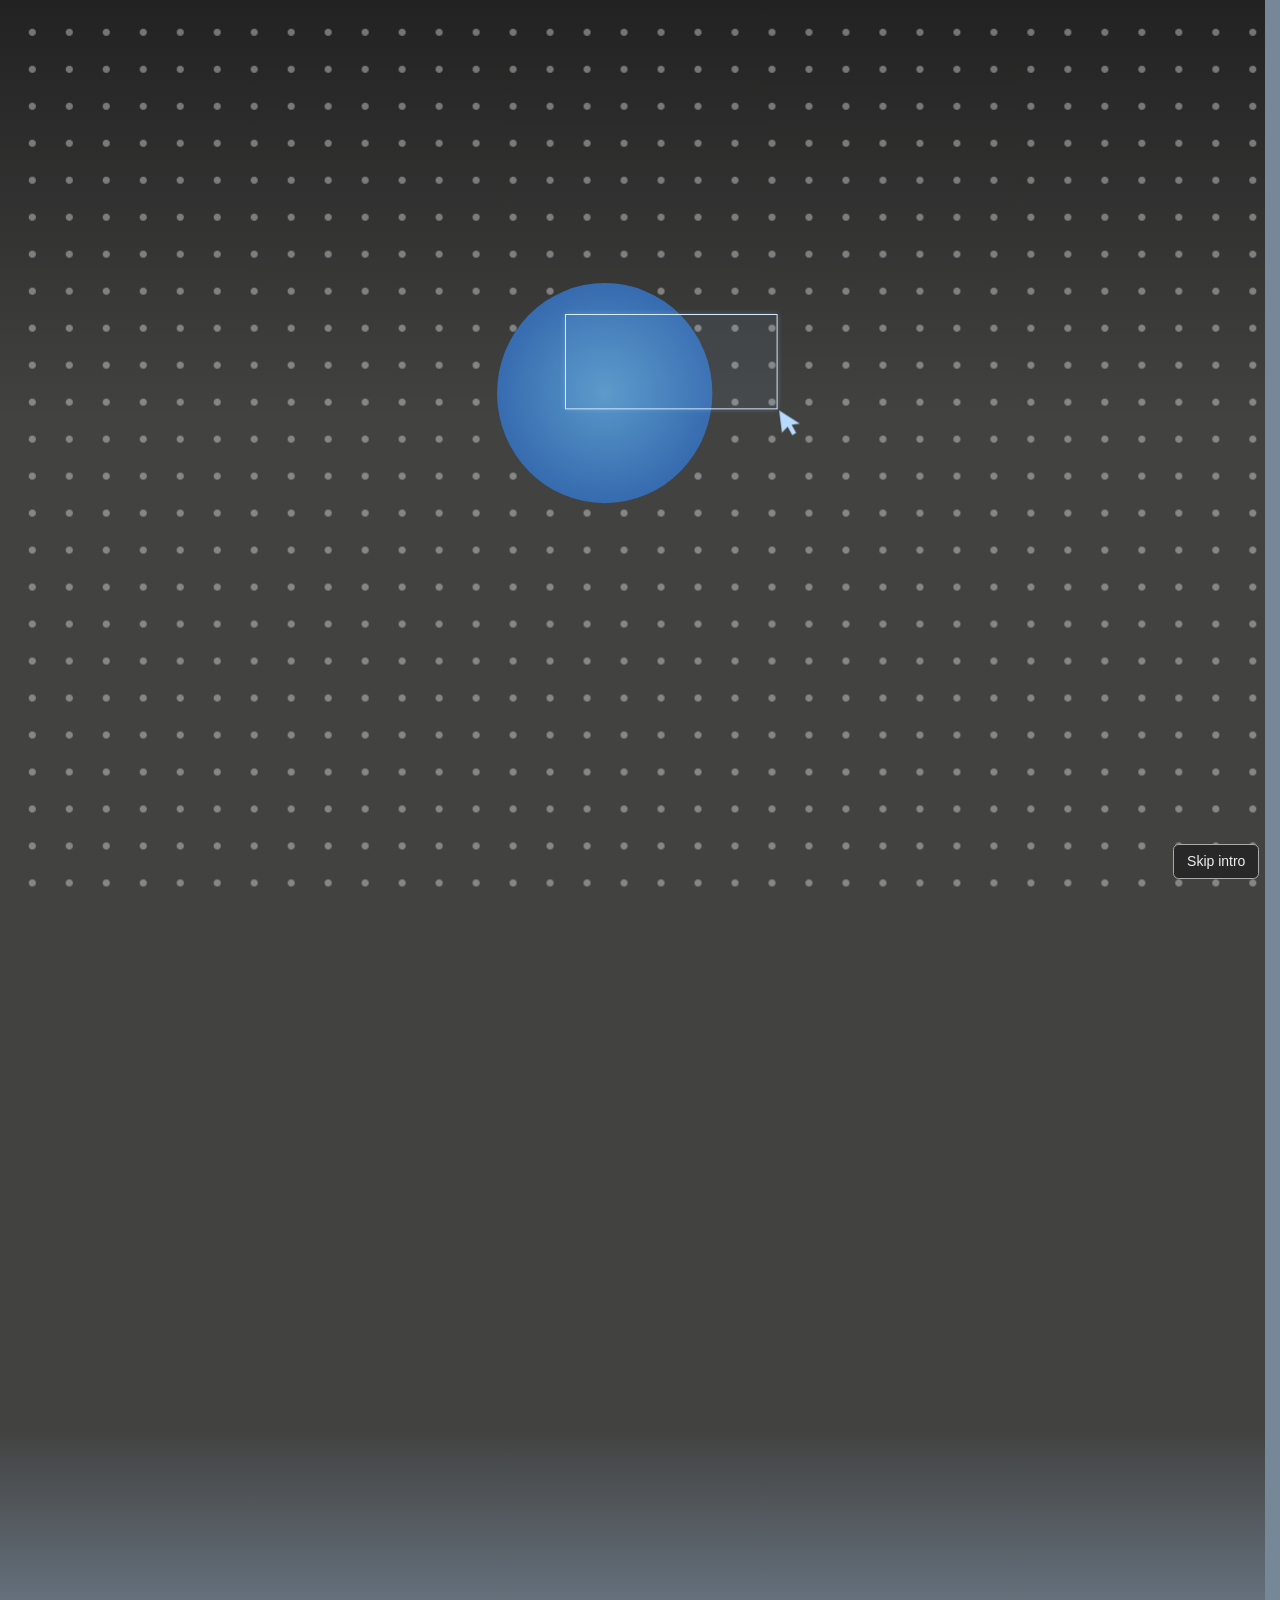
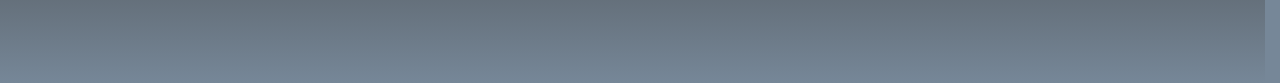
<file: docs/index.html>
<!doctype html>
<html lang="en">
<head>
  <meta charset="utf-8">
  <meta name="viewport" content="width=device-width, initial-scale=1">
  <meta name="description" content="Explore interactive 3D reconstructions of the Sirius 7 radial engine and Tissot T-Complication Squelette.">
  <title>MakeTwin · Your Digital Product Explorer</title>
  <link rel="icon" href="./photos/symbol.svg" type="image/svg+xml">
  <link rel="stylesheet" href="./home.css">
  <script>
    try {
      const introKey = 'maketwin-intro-v1';
      if (!matchMedia('(prefers-reduced-motion: reduce)').matches && !sessionStorage.getItem(introKey)) {
        sessionStorage.setItem(introKey, 'played');
        document.documentElement.classList.add('intro-playing');
      }
    } catch {
      // Leave the homepage visible if session storage is unavailable.
    }
  </script>
  <script src="./intro.js" defer onerror="document.documentElement.classList.remove('intro-playing')"></script>
</head>
<body>
  <div class="page-dots" aria-hidden="true"></div>
  <div class="site-shell" id="homepage">
    <header class="site-header">
      <a class="brand" href="./" aria-label="MakeTwin home">
        <img class="brand-symbol" src="./photos/symbol.svg" alt="" width="169" height="149">
        <img class="brand-wordmark" src="./photos/wordmark.webp" alt="" width="1024" height="173">
      </a>
    </header>

    <main>
      <section class="hero" aria-labelledby="page-title">
        <h1 id="page-title" tabindex="-1">Your <em>Digital</em><br>
        <em>Product</em> Explorer.</h1>
      </section>

      <div class="home-content">
        <section class="demos" aria-labelledby="demos-title">
          <div class="demos-intro">
            <h2 id="demos-title">Live Demos</h2>
            <p>Click and <em>Explore</em></p>
          </div>
          <a class="product-card product-card--engine" href="./products/Sirius7/index.html">
            <span class="product-visual">
              <img src="./photos/engine-transparent.webp" alt="">
            </span>
            <span class="product-name">O.S. Engines<br>FR7-420 Sirius</span>
          </a>
          <a class="product-card product-card--watch" href="./products/Tissot/index.html">
            <span class="product-visual">
              <img src="./photos/watch-transparent.webp" alt="">
            </span>
            <span class="product-name">Tissot<br>T-Complication Squelette</span>
          </a>
        </section>

        <section class="workflow" aria-labelledby="workflow-title">
          <h2 id="workflow-title">From Photos to <em>Digital Twins</em></h2>
          <ol class="workflow-steps">
            <li class="workflow-step">
              <div class="workflow-visual workflow-prompt" aria-label="You and the AI agent">
                <span class="prompt-message">Read SKILL.md. Model the radial engine shown in /engine-photos.</span>
                <span class="prompt-reply">On it!</span>
              </div>
              <p>Start with product photos and a short brief describing what to recreate.</p>
            </li>
            <li class="workflow-step">
              <div class="workflow-visual">
                <img src="./photos/annotated-engine-transparent.webp" alt="Radial engine with component dimensions marked by the agent" loading="lazy">
              </div>
              <p>The agent models individual parts and assembles them into a 3D model.</p>
            </li>
            <li class="workflow-step">
              <div class="workflow-visual">
                <img src="./photos/engine-explode.webp" alt="Radial engine with its front assembly pulled apart" loading="lazy">
              </div>
              <p>Rotate the finished model and pull the assembly apart to see how it fits together.</p>
            </li>
          </ol>
        </section>
      </div>
    </main>
  </div>

  <div class="intro" hidden>
    <button class="intro-skip" type="button">Skip intro</button>
    <div class="intro-lockup" aria-hidden="true">
      <div class="intro-symbol">
        <img class="intro-layer" data-layer="base" src="./photos/logo-base.svg" alt="" width="169" height="149">
        <img class="intro-layer" data-layer="top" src="./photos/logo-top.svg" alt="" width="169" height="149">
        <img class="intro-layer" data-layer="middle" src="./photos/logo-middle.svg" alt="" width="169" height="149">
        <img class="intro-layer" data-layer="bottom" src="./photos/logo-bottom.svg" alt="" width="169" height="149">
      </div>
      <img class="intro-wordmark" data-layer="wordmark" src="./photos/wordmark.webp" alt="" width="1024" height="173">
    </div>
    <div class="selection-box" aria-hidden="true"></div>
    <svg class="intro-cursor" aria-hidden="true" width="25" height="29" viewBox="0 0 25 29" fill="none">
      <path d="M2 2 4.8 24.2 10.5 18.3 15.1 26.7 19 24.6 14.5 16.3 22.7 15.2 2 2Z" fill="currentColor"/>
    </svg>
  </div>
</body>
</html>
</file>
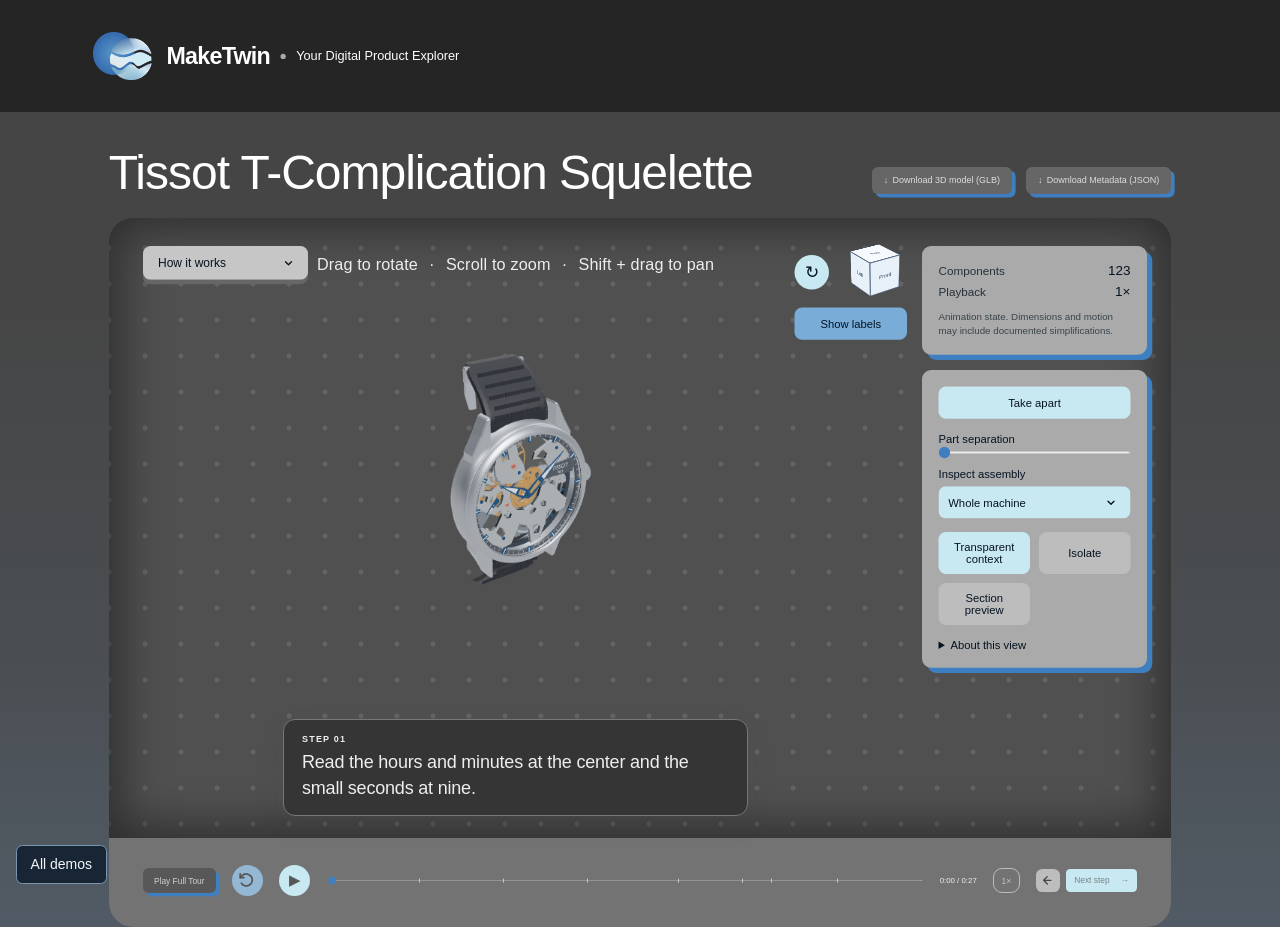
<file: docs/images/watch/index.html>
<!doctype html>
<html lang="en">
<head>
<meta charset="utf-8">
<meta name="viewport" content="width=device-width,initial-scale=1">
<meta name="theme-color" content="#f6f7f5">
<title>Tissot T-Complication Squelette</title>
<link rel="stylesheet" href="guide.css?v=viewer-cleanup">
<style>
  /* Layout B: full-width 3D view, caption over the model, slim numbered step strip. */
  .download-link{font-size:11px;display:flex;align-items:center;gap:7px;color:#606962;border:1px solid var(--line);border-radius:8px;padding:7px 11px;background:#fff;white-space:nowrap;flex:none}
  /* Embedded in another page (?embed=1): just the guide card, no page chrome. */
  body.embed .site-header,body.embed footer,body.embed .below-guide,body.embed .titlebar .eyebrow{display:none}
  body.embed main{padding:0;max-width:none}
  body.embed .titlebar{margin:0;padding:12px 16px;border-bottom:1px solid var(--line);background:#fff}
  body.embed .titlebar h1{font-size:22px;margin:0}
  body.embed .stage{border:0;border-radius:0;box-shadow:none}
  body.embed .viewer-panel{height:clamp(440px,calc(100vh - 210px),720px)}
  .titlebar{display:flex;align-items:flex-end;justify-content:space-between;gap:20px;margin-bottom:24px;flex-wrap:wrap}
  .titlebar h1{margin-top:10px}
  .picker{display:flex;align-items:center;gap:10px}
  .picker label{font-size:10px;letter-spacing:1.2px;color:#8b928c;font-weight:600}
  .picker select{font:inherit;font-size:12px;border:1px solid var(--line);border-radius:8px;background:#fff;padding:8px 10px;max-width:320px;color:var(--ink)}
  .stage{border:1px solid var(--line);border-radius:18px;background:#fff;overflow:hidden;box-shadow:0 15px 50px #253a2c04}
  .strip{display:flex;align-items:center;gap:12px;padding:14px 18px;border-bottom:1px solid var(--line);background:#fcfdfb}
  .strip>span{font-size:9px;letter-spacing:1.2px;color:#8b928c;font-weight:600;white-space:nowrap}
  #dots{display:flex;gap:5px;overflow-x:auto;scrollbar-width:none;flex:1;padding:2px}
  #dots button{flex:none;width:28px;height:28px;border-radius:50%;border:1px solid #dce1da;font-size:9px;color:#949c94;background:#fff}
  #dots button.done{border-color:#c7d8cc;color:#63856b;background:#edf3ec}
  #dots button.current{background:#776394;border-color:#776394;color:#fff}
  .step-instruction{position:absolute;bottom:22px;z-index:3;border:1px solid #e1e5dc;border-radius:14px;padding:14px 18px;box-shadow:0 10px 30px #2a35290f;}
  .step-instruction small{display:block;font-size:9px;letter-spacing:1.2px;color:#9b91a7;font-weight:600;margin-bottom:5px}
  .step-instruction p{margin:0;font:400 18px/1.45 var(--serif);color:#2f2a38;letter-spacing:-.2px}
  .step-instruction .tip{font-size:12px;color:#8b8670;margin-top:8px}
  .controls{display:flex;align-items:center;gap:14px;padding:12px 18px 16px;border-top:1px solid #dfe5d8;background:#edf0eb}
  .timeline-wrap{position:relative;flex:1;min-width:30px;display:flex;align-items:center}
  .timeline-wrap #timeline{width:100%}
  .ticks{position:absolute;left:0;right:0;top:50%;height:9px;transform:translateY(-50%);pointer-events:none}
  .ticks i{position:absolute;width:1px;height:9px;background:#c6cdbf}
  .step-buttons{display:flex;gap:8px}
  .step-buttons .back-button{width:40px;height:38px;background:#fff}
  .step-buttons .next-button{padding:10px 16px;min-width:150px}
  @media(max-width:700px){.step-buttons{width:100%;margin-left:auto}.step-instruction{bottom:12px;padding:12px}.step-instruction p{font-size:15px}.timeline-wrap{min-width:180px}}
</style>
<script src="showcase-state.js"></script>
<script src="explorer-state.js"></script>
<link rel="stylesheet" href="explorer.css?v=viewer-cleanup">
<link rel="stylesheet" href="maketwin.css?v=viewer-cleanup">
<script type="importmap">{"imports": {"three": "./vendor-build-three.module.js", "three/addons/loaders/GLTFLoader.js": "./vendor-examples-jsm-loaders-GLTFLoader.js", "three/addons/controls/OrbitControls.js": "./vendor-examples-jsm-controls-OrbitControls.js", "three/addons/environments/RoomEnvironment.js": "./vendor-examples-jsm-environments-RoomEnvironment.js"}}</script>
<link rel="stylesheet" href="reference-ui.css?v=viewer-cleanup">
<link rel="stylesheet" href="../../products/viewer-nav.css">
</head>
<body>
<header class="site-header">
  <span class="brand"><img src="maketwin-logo.png" alt=""><span><strong>MakeTwin</strong><i aria-hidden="true"></i><em>Your Digital Product Explorer</em></span></span>
</header>
<main>
  <p role="status" style="margin:0 0 14px;padding:10px 14px;background:#fff5df;border:1px solid #e4c685;border-radius:8px;color:#624818;font:14px/1.5 sans-serif">Generated model preview · Hidden details may be illustrative. See the included review for validation status.</p>
  <div class="titlebar">
    <div><h1 id="guide-title">Tissot T-Complication Squelette</h1></div>
    <div class="download-actions"><a class="download-link" id="download" download><span aria-hidden="true">↓</span> Download 3D model (GLB)</a><a class="download-link" id="download-json" download><span aria-hidden="true">↓</span> Download Metadata (JSON)</a></div>
  </div>
  <div class="stage">
    <div class="strip"><span id="count">STEP 1 / 1</span><div id="dots" role="group" aria-label="Steps"></div><div class="picker" id="picker"><label for="guide-select">GUIDE</label><select id="guide-select"><option value="" disabled selected>Guide dropdown</option></select></div></div>
    <section class="viewer-panel" aria-label="Interactive 3D demonstration">
      <div class="viewer-top"><div class="viewer-tools">
          <button id="toggle-labels" class="labels-button" type="button" aria-pressed="false">Show labels</button>
          <button id="reset-view" class="icon-button reset-button" aria-label="Reset viewing angle" title="Reset viewing angle"><span aria-hidden="true">↻</span><small>Reset</small></button>
          <div class="orientation" role="group" aria-label="Rotate model to a standard view">
            <div class="view-cube">
              <button class="cube-face cube-front" data-view="front" aria-label="Front view">Front</button>
              <button class="cube-face cube-back" data-view="back" aria-label="Back view">Back</button>
              <button class="cube-face cube-right" data-view="right" aria-label="Right view">Right</button>
              <button class="cube-face cube-left" data-view="left" aria-label="Left view">Left</button>
              <button class="cube-face cube-top" data-view="top" aria-label="Top view">Top</button>
              <button class="cube-face cube-bottom" data-view="bottom" aria-label="Bottom view">Bottom</button>
            </div>
          </div>
      </div></div>

      <aside class="showcase-readouts" aria-label="Model playback state"><dl><dt>Components</dt><dd id="metric-parts">—</dd><dt>Playback</dt><dd id="metric-speed">1×</dd><dt id="metric-label" hidden></dt><dd id="metric-value" hidden></dd></dl><small>Animation state. Dimensions and motion may include documented simplifications.</small></aside>
      <div id="viewer">
        <div id="loading"><div class="loading-ring"></div><p>Getting the model ready…</p></div>
        <div id="labels" aria-hidden="true"></div>
        <div id="gesture-hint">Drag to rotate <span>·</span> Scroll to zoom <span>·</span> Shift + drag to pan</div>
      </div>
      <div class="step-instruction" aria-live="polite"><small id="cap-step">STEP 01</small><p id="cap-text"></p><div class="tip" id="cap-tip" hidden></div></div>
    </section>
      <section id="explorer-panel" class="explorer-panel" aria-label="Model exploration controls">Loading controls…</section>
    <div class="controls">
      <button id="tour" type="button">Play Full Tour</button>
      <button id="replay" class="replay-button" aria-label="Replay"><svg aria-hidden="true" viewBox="0 0 24 24" width="32" height="32" fill="none" stroke="currentColor" stroke-width="2.4" stroke-linecap="round" stroke-linejoin="round"><path d="M4.5 15a8 8 0 1 0 1.8-10.7L3 7.5"/><path d="M3 2.5v5h5"/></svg></button>
      <button id="play" class="play-button" aria-label="Play">▶</button>
      <div class="timeline-wrap"><input id="timeline" type="range" min="0" max="1000" value="0" aria-label="Whole guide progress"><div class="ticks" id="ticks"></div></div>
      <span id="time-label">0:00 / 0:00</span>
      <button id="speed" class="speed-button" aria-label="Playback speed">1×</button>
      <div class="step-buttons"><button id="back" class="back-button" aria-label="Previous step"><svg aria-hidden="true" viewBox="0 0 24 24" width="30" height="30" fill="none" stroke="currentColor" stroke-width="2.5" stroke-linecap="round" stroke-linejoin="round"><path d="M19 12H5m7-7-7 7 7 7"/></svg></button><button id="next" class="next-button"><span id="next-label">Next step</span><span aria-hidden="true">→</span></button></div>
    </div>
  </div>
  <div class="below-guide"><span class="leaf-icon" aria-hidden="true">✧</span><p>Explore the components and follow the mechanism. <strong>Illustrative exhibit. Use the manufacturer’s instructions for the physical machine.</strong></p><button id="restart">Start over</button></div>
</main>
<footer><span>3D GUIDE · GENERATED MODEL</span><p>Generated from product photos and the manual with the mechanical-showcase Skill. Sizes are estimated and hidden internals are simplified.</p></footer>
<script src="camera-director.js"></script>
<script src="guide-player.js"></script>
<script type="module">
import {startGuide, pretty, fmt, drawTicks} from './guide-core.js?v=transparent-canvas';
import {installExplorer} from './explorer-controller.js?v=separation-grid-2';
const $ = id => document.getElementById(id);
const params = new URLSearchParams(location.search), file = params.get('model') || 'model.glb?v=dial-motion-3';
if (params.get('embed')) document.body.classList.add('embed');
$('download').href = file;
const metadataLink = $('download-json');
metadataLink.href = 'parts.json';
let current = -1, displayManifest = {};

function buildDots(p) {
  const dots = $('dots'); dots.replaceChildren(); current = -1;
  p.guide.steps.forEach((s, i) => {
    const b = document.createElement('button'); b.type = 'button'; b.textContent = String(i + 1).padStart(2, '0');
    b.title = s.instruction; b.setAttribute('aria-label', `Step ${i + 1}: ${s.instruction}`);
    b.onclick = () => p.playStep(i); dots.append(b);
  });
  drawTicks($('ticks'), p.guide.steps, p.duration);
}

function render(p) {
  const steps = p.guide.steps, i = p.stepIndex(), n = steps.length, s = steps[i];
  if (i !== current) {
    [...$('dots').children].forEach((b, k) => { b.classList.toggle('current', k === i); b.classList.toggle('done', k < i); });
    $('dots').children[i]?.scrollIntoView({block: 'nearest', inline: 'center'});
    $('count').textContent = `STEP ${i + 1} / ${n}`;
    $('cap-step').textContent = n > 1 ? `STEP ${String(i + 1).padStart(2, '0')}` : 'ANIMATION';
    $('cap-text').textContent = s.instruction;
    $('cap-tip').hidden = !s.tip; $('cap-tip').textContent = s.tip || '';
    $('back').disabled = i === 0;
    $('next-label').textContent = i === n - 1 ? 'Start over' : 'Next step';
    current = i;
  }
  $('play').textContent = p.playing ? 'Ⅱ' : '▶';
  $('timeline').value = p.duration ? Math.round(p.time / p.duration * 1000) : 0;
  $('time-label').textContent = `${fmt(p.time)} / ${fmt(p.duration)}`;
  $('speed').textContent = `${p.speed}×`;
  const metrics=ShowcaseState.readout(p,displayManifest);
  $('metric-parts').textContent=metrics.components||'—';
  $('metric-speed').textContent=`${metrics.speed}×`;
  renderMetric(metrics.metric);
}

function renderMetric(metric) {
  $('metric-label').hidden = $('metric-value').hidden = !metric;
  $('metric-label').textContent = metric?.label || '';
  $('metric-value').textContent = metric ? `${metric.value.toFixed(metric.precision)}${metric.unit === '°' || metric.unit === '%' ? '' : ' '}${metric.unit}`.trim() : '';
}
const caption = document.querySelector('.step-instruction');
const g = startGuide({onFrame:(dt,state)=>{state.explorer?.update(dt); if(state.player)renderMetric(state.explorer?.active ? null : ShowcaseState.readout(state.player,state.manifest).metric);},file, viewer: $('viewer'), labelLayer: $('labels'), onChange: render, background: null,
  onOrientation: (x,y,z,w) => { document.querySelector('.view-cube').style.transform = `matrix3d(${new DOMMatrix().rotateAxisAngle(-x,y,-z,2*Math.acos(Math.max(-1,Math.min(1,w)))*180/Math.PI).toFloat64Array().join(',')})`; },
  bottomInset: () => caption.offsetHeight + 22,
  onError: e => {
    $('loading').innerHTML = `<p>Could not load ${file}: ${e.message || e}</p><small>Open the viewer through a local web server to load the 3D model.</small>`;
  },
  async onReady(state) {
    displayManifest=state.manifest;
    const p = state.player, sel = $('guide-select');
    const add = (parent, v, t) => { const o = document.createElement('option'); o.value = v; o.textContent = t; parent.append(o); };
    if (state.guides.length) { const og = document.createElement('optgroup'); og.label = 'Guides'; state.guides.forEach(x => add(og, x.clip, x.title || pretty(x.clip))); sel.append(og); }
    const others = state.clips.filter(c => !state.guides.some(x => x.clip === c.name));
    if (others.length) { const og = document.createElement('optgroup'); og.label = 'More animations'; others.forEach(c => add(og, c.name, c.name === "run_cycle" ? "Run cycle · 60× watch time" : pretty(c.name))); sel.append(og); }
    sel.querySelector('option[value=""]')?.remove();
    $('picker').hidden = sel.options.length < 1;
    const open = id => { p.select(id); sel.value = id; buildDots(p); render(p); p.playStep(0); };
    sel.onchange = () => open(sel.value);
    const start = params.get('clip');
    open(start && state.clips.some(c => c.name === start) ? start : ShowcaseState.primary(state.clips,state.guides));
    p.restart();
    $('loading').hidden = true;
    state.explorer=await installExplorer(state, $('explorer-panel'), file);
    for(const element of [document.querySelector('.controls'),$('dots'),$('guide-select'),$('restart')]){
      for(const event of ['click','input','change'])element.addEventListener(event,()=>state.explorer?.restore(),true);
    }
  }});
const P = () => g.state.player;
const cube = document.querySelector('.view-cube');
let drag = null, suppressClick = false;
cube.addEventListener('pointerdown', e => { drag = {x:e.clientX,y:e.clientY,distance:0}; suppressClick=false; e.target.setPointerCapture(e.pointerId); });
cube.addEventListener('pointermove', e => {
  if (!drag) return;
  const dx=e.clientX-drag.x, dy=e.clientY-drag.y;
  drag.distance += Math.abs(dx)+Math.abs(dy);
  if(drag.distance>4){suppressClick=true;g.rotateView(dx,dy);}
  drag.x=e.clientX;drag.y=e.clientY;
});
cube.addEventListener('pointerup', () => {drag=null;});
cube.addEventListener('pointercancel', () => {drag=null;});
document.querySelectorAll('[data-view]').forEach(button => button.onclick = () => {if(!suppressClick)g.setView(button.dataset.view);});

$('play').onclick = () => P()?.toggle();
$('tour').onclick = () => {const p=P();if(!p)return;const id=ShowcaseState.primary(g.state.clips,g.state.guides);p.select(id);$('guide-select').value=id;buildDots(p);p.playAll();};
$('replay').onclick = () => P()?.replayStep();
$('timeline').oninput = e => { const p = P(); if (!p) return; p.pause(); p.seek(Number(e.target.value) / 1000 * p.duration); };
const speeds = [1, 1.5, 2, .5];
$('speed').onclick = () => { const p = P(); if (p) p.speed = speeds[(speeds.indexOf(p.speed) + 1) % speeds.length]; };
$('back').onclick = () => { const p = P(); if (p) p.playStep(p.stepIndex() - 1); };
$('next').onclick = () => { const p = P(); if (!p) return; const i = p.stepIndex(); if (i >= p.guide.steps.length - 1) { p.restart(); p.playStep(0); } else p.playStep(i + 1); };
$('restart').onclick = () => { P()?.restart(); P()?.playStep(0); };
$('toggle-labels').onclick = e => { const on = e.currentTarget.getAttribute('aria-pressed') !== 'true'; g.setLabels(on); e.currentTarget.setAttribute('aria-pressed', on); e.currentTarget.textContent = on ? 'Hide labels' : 'Show labels'; };
if (params.get('labels') === '1') { $('toggle-labels').setAttribute('aria-pressed', 'true'); $('toggle-labels').textContent = 'Hide labels'; }
$('reset-view').onclick = () => g.auto();
</script>
<a class="demo-home-link" href="../../">All demos</a>
</body>
</html>
</file>
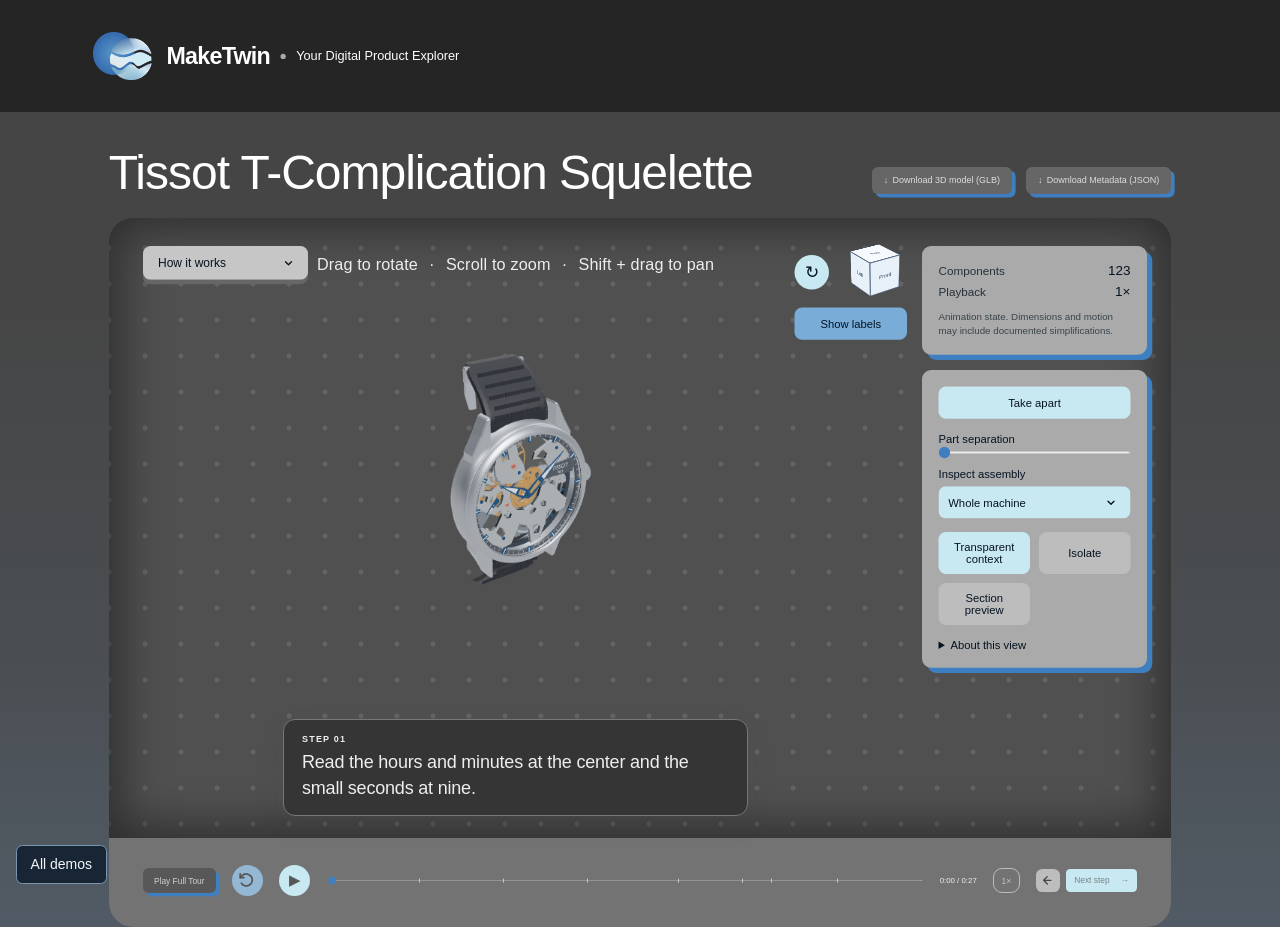
<file: docs/products/Tissot/index.html>
<!doctype html>
<html lang="en">
<head>
<meta charset="utf-8">
<meta name="viewport" content="width=device-width,initial-scale=1">
<meta name="theme-color" content="#f6f7f5">
<title>Tissot T-Complication Squelette</title>
<link rel="stylesheet" href="guide.css?v=viewer-cleanup">
<style>
  /* Layout B: full-width 3D view, caption over the model, slim numbered step strip. */
  .download-link{font-size:11px;display:flex;align-items:center;gap:7px;color:#606962;border:1px solid var(--line);border-radius:8px;padding:7px 11px;background:#fff;white-space:nowrap;flex:none}
  /* Embedded in another page (?embed=1): just the guide card, no page chrome. */
  body.embed .site-header,body.embed footer,body.embed .below-guide,body.embed .titlebar .eyebrow{display:none}
  body.embed main{padding:0;max-width:none}
  body.embed .titlebar{margin:0;padding:12px 16px;border-bottom:1px solid var(--line);background:#fff}
  body.embed .titlebar h1{font-size:22px;margin:0}
  body.embed .stage{border:0;border-radius:0;box-shadow:none}
  body.embed .viewer-panel{height:clamp(440px,calc(100vh - 210px),720px)}
  .titlebar{display:flex;align-items:flex-end;justify-content:space-between;gap:20px;margin-bottom:24px;flex-wrap:wrap}
  .titlebar h1{margin-top:10px}
  .picker{display:flex;align-items:center;gap:10px}
  .picker label{font-size:10px;letter-spacing:1.2px;color:#8b928c;font-weight:600}
  .picker select{font:inherit;font-size:12px;border:1px solid var(--line);border-radius:8px;background:#fff;padding:8px 10px;max-width:320px;color:var(--ink)}
  .stage{border:1px solid var(--line);border-radius:18px;background:#fff;overflow:hidden;box-shadow:0 15px 50px #253a2c04}
  .strip{display:flex;align-items:center;gap:12px;padding:14px 18px;border-bottom:1px solid var(--line);background:#fcfdfb}
  .strip>span{font-size:9px;letter-spacing:1.2px;color:#8b928c;font-weight:600;white-space:nowrap}
  #dots{display:flex;gap:5px;overflow-x:auto;scrollbar-width:none;flex:1;padding:2px}
  #dots button{flex:none;width:28px;height:28px;border-radius:50%;border:1px solid #dce1da;font-size:9px;color:#949c94;background:#fff}
  #dots button.done{border-color:#c7d8cc;color:#63856b;background:#edf3ec}
  #dots button.current{background:#776394;border-color:#776394;color:#fff}
  .step-instruction{position:absolute;bottom:22px;z-index:3;border:1px solid #e1e5dc;border-radius:14px;padding:14px 18px;box-shadow:0 10px 30px #2a35290f;}
  .step-instruction small{display:block;font-size:9px;letter-spacing:1.2px;color:#9b91a7;font-weight:600;margin-bottom:5px}
  .step-instruction p{margin:0;font:400 18px/1.45 var(--serif);color:#2f2a38;letter-spacing:-.2px}
  .step-instruction .tip{font-size:12px;color:#8b8670;margin-top:8px}
  .controls{display:flex;align-items:center;gap:14px;padding:12px 18px 16px;border-top:1px solid #dfe5d8;background:#edf0eb}
  .timeline-wrap{position:relative;flex:1;min-width:30px;display:flex;align-items:center}
  .timeline-wrap #timeline{width:100%}
  .ticks{position:absolute;left:0;right:0;top:50%;height:9px;transform:translateY(-50%);pointer-events:none}
  .ticks i{position:absolute;width:1px;height:9px;background:#c6cdbf}
  .step-buttons{display:flex;gap:8px}
  .step-buttons .back-button{width:40px;height:38px;background:#fff}
  .step-buttons .next-button{padding:10px 16px;min-width:150px}
  @media(max-width:700px){.step-buttons{width:100%;margin-left:auto}.step-instruction{bottom:12px;padding:12px}.step-instruction p{font-size:15px}.timeline-wrap{min-width:180px}}
</style>
<script src="showcase-state.js"></script>
<script src="explorer-state.js"></script>
<link rel="stylesheet" href="explorer.css?v=viewer-cleanup">
<link rel="stylesheet" href="maketwin.css?v=viewer-cleanup">
<script type="importmap">{"imports": {"three": "./vendor-build-three.module.js", "three/addons/loaders/GLTFLoader.js": "./vendor-examples-jsm-loaders-GLTFLoader.js", "three/addons/controls/OrbitControls.js": "./vendor-examples-jsm-controls-OrbitControls.js", "three/addons/environments/RoomEnvironment.js": "./vendor-examples-jsm-environments-RoomEnvironment.js"}}</script>
<link rel="stylesheet" href="reference-ui.css?v=viewer-cleanup">
<link rel="stylesheet" href="../viewer-nav.css">
</head>
<body>
<header class="site-header">
  <span class="brand"><img src="maketwin-logo.png" alt=""><span><strong>MakeTwin</strong><i aria-hidden="true"></i><em>Your Digital Product Explorer</em></span></span>
</header>
<main>
  <p role="status" style="margin:0 0 14px;padding:10px 14px;background:#fff5df;border:1px solid #e4c685;border-radius:8px;color:#624818;font:14px/1.5 sans-serif">Generated model preview · Hidden details may be illustrative. See the included review for validation status.</p>
  <div class="titlebar">
    <div><h1 id="guide-title">Tissot T-Complication Squelette</h1></div>
    <div class="download-actions"><a class="download-link" id="download" download><span aria-hidden="true">↓</span> Download 3D model (GLB)</a><a class="download-link" id="download-json" download><span aria-hidden="true">↓</span> Download Metadata (JSON)</a></div>
  </div>
  <div class="stage">
    <div class="strip"><span id="count">STEP 1 / 1</span><div id="dots" role="group" aria-label="Steps"></div><div class="picker" id="picker"><label for="guide-select">GUIDE</label><select id="guide-select"><option value="" disabled selected>Guide dropdown</option></select></div></div>
    <section class="viewer-panel" aria-label="Interactive 3D demonstration">
      <div class="viewer-top"><div class="viewer-tools">
          <button id="toggle-labels" class="labels-button" type="button" aria-pressed="false">Show labels</button>
          <button id="reset-view" class="icon-button reset-button" aria-label="Reset viewing angle" title="Reset viewing angle"><span aria-hidden="true">↻</span><small>Reset</small></button>
          <div class="orientation" role="group" aria-label="Rotate model to a standard view">
            <div class="view-cube">
              <button class="cube-face cube-front" data-view="front" aria-label="Front view">Front</button>
              <button class="cube-face cube-back" data-view="back" aria-label="Back view">Back</button>
              <button class="cube-face cube-right" data-view="right" aria-label="Right view">Right</button>
              <button class="cube-face cube-left" data-view="left" aria-label="Left view">Left</button>
              <button class="cube-face cube-top" data-view="top" aria-label="Top view">Top</button>
              <button class="cube-face cube-bottom" data-view="bottom" aria-label="Bottom view">Bottom</button>
            </div>
          </div>
      </div></div>

      <aside class="showcase-readouts" aria-label="Model playback state"><dl><dt>Components</dt><dd id="metric-parts">—</dd><dt>Playback</dt><dd id="metric-speed">1×</dd><dt id="metric-label" hidden></dt><dd id="metric-value" hidden></dd></dl><small>Animation state. Dimensions and motion may include documented simplifications.</small></aside>
      <div id="viewer">
        <div id="loading"><div class="loading-ring"></div><p>Getting the model ready…</p></div>
        <div id="labels" aria-hidden="true"></div>
        <div id="gesture-hint">Drag to rotate <span>·</span> Scroll to zoom <span>·</span> Shift + drag to pan</div>
      </div>
      <div class="step-instruction" aria-live="polite"><small id="cap-step">STEP 01</small><p id="cap-text"></p><div class="tip" id="cap-tip" hidden></div></div>
    </section>
      <section id="explorer-panel" class="explorer-panel" aria-label="Model exploration controls">Loading controls…</section>
    <div class="controls">
      <button id="tour" type="button">Play Full Tour</button>
      <button id="replay" class="replay-button" aria-label="Replay"><svg aria-hidden="true" viewBox="0 0 24 24" width="32" height="32" fill="none" stroke="currentColor" stroke-width="2.4" stroke-linecap="round" stroke-linejoin="round"><path d="M4.5 15a8 8 0 1 0 1.8-10.7L3 7.5"/><path d="M3 2.5v5h5"/></svg></button>
      <button id="play" class="play-button" aria-label="Play">▶</button>
      <div class="timeline-wrap"><input id="timeline" type="range" min="0" max="1000" value="0" aria-label="Whole guide progress"><div class="ticks" id="ticks"></div></div>
      <span id="time-label">0:00 / 0:00</span>
      <button id="speed" class="speed-button" aria-label="Playback speed">1×</button>
      <div class="step-buttons"><button id="back" class="back-button" aria-label="Previous step"><svg aria-hidden="true" viewBox="0 0 24 24" width="30" height="30" fill="none" stroke="currentColor" stroke-width="2.5" stroke-linecap="round" stroke-linejoin="round"><path d="M19 12H5m7-7-7 7 7 7"/></svg></button><button id="next" class="next-button"><span id="next-label">Next step</span><span aria-hidden="true">→</span></button></div>
    </div>
  </div>
  <div class="below-guide"><span class="leaf-icon" aria-hidden="true">✧</span><p>Explore the components and follow the mechanism. <strong>Illustrative exhibit. Use the manufacturer’s instructions for the physical machine.</strong></p><button id="restart">Start over</button></div>
</main>
<footer><span>3D GUIDE · GENERATED MODEL</span><p>Generated from product photos and the manual with the mechanical-showcase Skill. Sizes are estimated and hidden internals are simplified.</p></footer>
<script src="camera-director.js"></script>
<script src="guide-player.js"></script>
<script type="module">
import {startGuide, pretty, fmt, drawTicks} from './guide-core.js?v=transparent-canvas';
import {installExplorer} from './explorer-controller.js?v=separation-grid-2';
const $ = id => document.getElementById(id);
const params = new URLSearchParams(location.search), file = params.get('model') || 'model.glb?v=dial-motion-3';
if (params.get('embed')) document.body.classList.add('embed');
$('download').href = file;
const metadataLink = $('download-json');
metadataLink.href = 'parts.json';
let current = -1, displayManifest = {};

function buildDots(p) {
  const dots = $('dots'); dots.replaceChildren(); current = -1;
  p.guide.steps.forEach((s, i) => {
    const b = document.createElement('button'); b.type = 'button'; b.textContent = String(i + 1).padStart(2, '0');
    b.title = s.instruction; b.setAttribute('aria-label', `Step ${i + 1}: ${s.instruction}`);
    b.onclick = () => p.playStep(i); dots.append(b);
  });
  drawTicks($('ticks'), p.guide.steps, p.duration);
}

function render(p) {
  const steps = p.guide.steps, i = p.stepIndex(), n = steps.length, s = steps[i];
  if (i !== current) {
    [...$('dots').children].forEach((b, k) => { b.classList.toggle('current', k === i); b.classList.toggle('done', k < i); });
    $('dots').children[i]?.scrollIntoView({block: 'nearest', inline: 'center'});
    $('count').textContent = `STEP ${i + 1} / ${n}`;
    $('cap-step').textContent = n > 1 ? `STEP ${String(i + 1).padStart(2, '0')}` : 'ANIMATION';
    $('cap-text').textContent = s.instruction;
    $('cap-tip').hidden = !s.tip; $('cap-tip').textContent = s.tip || '';
    $('back').disabled = i === 0;
    $('next-label').textContent = i === n - 1 ? 'Start over' : 'Next step';
    current = i;
  }
  $('play').textContent = p.playing ? 'Ⅱ' : '▶';
  $('timeline').value = p.duration ? Math.round(p.time / p.duration * 1000) : 0;
  $('time-label').textContent = `${fmt(p.time)} / ${fmt(p.duration)}`;
  $('speed').textContent = `${p.speed}×`;
  const metrics=ShowcaseState.readout(p,displayManifest);
  $('metric-parts').textContent=metrics.components||'—';
  $('metric-speed').textContent=`${metrics.speed}×`;
  renderMetric(metrics.metric);
}

function renderMetric(metric) {
  $('metric-label').hidden = $('metric-value').hidden = !metric;
  $('metric-label').textContent = metric?.label || '';
  $('metric-value').textContent = metric ? `${metric.value.toFixed(metric.precision)}${metric.unit === '°' || metric.unit === '%' ? '' : ' '}${metric.unit}`.trim() : '';
}
const caption = document.querySelector('.step-instruction');
const g = startGuide({onFrame:(dt,state)=>{state.explorer?.update(dt); if(state.player)renderMetric(state.explorer?.active ? null : ShowcaseState.readout(state.player,state.manifest).metric);},file, viewer: $('viewer'), labelLayer: $('labels'), onChange: render, background: null,
  onOrientation: (x,y,z,w) => { document.querySelector('.view-cube').style.transform = `matrix3d(${new DOMMatrix().rotateAxisAngle(-x,y,-z,2*Math.acos(Math.max(-1,Math.min(1,w)))*180/Math.PI).toFloat64Array().join(',')})`; },
  bottomInset: () => caption.offsetHeight + 22,
  onError: e => {
    $('loading').innerHTML = `<p>Could not load ${file}: ${e.message || e}</p><small>Open the viewer through a local web server to load the 3D model.</small>`;
  },
  async onReady(state) {
    displayManifest=state.manifest;
    const p = state.player, sel = $('guide-select');
    const add = (parent, v, t) => { const o = document.createElement('option'); o.value = v; o.textContent = t; parent.append(o); };
    if (state.guides.length) { const og = document.createElement('optgroup'); og.label = 'Guides'; state.guides.forEach(x => add(og, x.clip, x.title || pretty(x.clip))); sel.append(og); }
    const others = state.clips.filter(c => !state.guides.some(x => x.clip === c.name));
    if (others.length) { const og = document.createElement('optgroup'); og.label = 'More animations'; others.forEach(c => add(og, c.name, c.name === "run_cycle" ? "Run cycle · 60× watch time" : pretty(c.name))); sel.append(og); }
    sel.querySelector('option[value=""]')?.remove();
    $('picker').hidden = sel.options.length < 1;
    const open = id => { p.select(id); sel.value = id; buildDots(p); render(p); p.playStep(0); };
    sel.onchange = () => open(sel.value);
    const start = params.get('clip');
    open(start && state.clips.some(c => c.name === start) ? start : ShowcaseState.primary(state.clips,state.guides));
    p.restart();
    $('loading').hidden = true;
    state.explorer=await installExplorer(state, $('explorer-panel'), file);
    for(const element of [document.querySelector('.controls'),$('dots'),$('guide-select'),$('restart')]){
      for(const event of ['click','input','change'])element.addEventListener(event,()=>state.explorer?.restore(),true);
    }
  }});
const P = () => g.state.player;
const cube = document.querySelector('.view-cube');
let drag = null, suppressClick = false;
cube.addEventListener('pointerdown', e => { drag = {x:e.clientX,y:e.clientY,distance:0}; suppressClick=false; e.target.setPointerCapture(e.pointerId); });
cube.addEventListener('pointermove', e => {
  if (!drag) return;
  const dx=e.clientX-drag.x, dy=e.clientY-drag.y;
  drag.distance += Math.abs(dx)+Math.abs(dy);
  if(drag.distance>4){suppressClick=true;g.rotateView(dx,dy);}
  drag.x=e.clientX;drag.y=e.clientY;
});
cube.addEventListener('pointerup', () => {drag=null;});
cube.addEventListener('pointercancel', () => {drag=null;});
document.querySelectorAll('[data-view]').forEach(button => button.onclick = () => {if(!suppressClick)g.setView(button.dataset.view);});

$('play').onclick = () => P()?.toggle();
$('tour').onclick = () => {const p=P();if(!p)return;const id=ShowcaseState.primary(g.state.clips,g.state.guides);p.select(id);$('guide-select').value=id;buildDots(p);p.playAll();};
$('replay').onclick = () => P()?.replayStep();
$('timeline').oninput = e => { const p = P(); if (!p) return; p.pause(); p.seek(Number(e.target.value) / 1000 * p.duration); };
const speeds = [1, 1.5, 2, .5];
$('speed').onclick = () => { const p = P(); if (p) p.speed = speeds[(speeds.indexOf(p.speed) + 1) % speeds.length]; };
$('back').onclick = () => { const p = P(); if (p) p.playStep(p.stepIndex() - 1); };
$('next').onclick = () => { const p = P(); if (!p) return; const i = p.stepIndex(); if (i >= p.guide.steps.length - 1) { p.restart(); p.playStep(0); } else p.playStep(i + 1); };
$('restart').onclick = () => { P()?.restart(); P()?.playStep(0); };
$('toggle-labels').onclick = e => { const on = e.currentTarget.getAttribute('aria-pressed') !== 'true'; g.setLabels(on); e.currentTarget.setAttribute('aria-pressed', on); e.currentTarget.textContent = on ? 'Hide labels' : 'Show labels'; };
if (params.get('labels') === '1') { $('toggle-labels').setAttribute('aria-pressed', 'true'); $('toggle-labels').textContent = 'Hide labels'; }
$('reset-view').onclick = () => g.auto();
</script>
<a class="demo-home-link" href="../../index.html">All demos</a>
</body>
</html>
</file>
<file: docs/home.css>
:root {
  color-scheme: dark;
  scrollbar-gutter: stable;
  --paper: #eee;
  --blue: #85a9cb;
  --serif: Georgia, 'Times New Roman', serif;
  --sans: 'Heiti SC', 'STHeiti', 'Heiti TC', 'Century Gothic', 'Avenir Next', sans-serif;
}

*, *::before, *::after { box-sizing: border-box; }

body {
  min-height: 100vh;
  margin: 0;
  color: var(--paper);
  background: #768798 linear-gradient(#222, #424241 25%, #424241 85%, #768798) no-repeat;
  font-family: var(--sans);
}

.page-dots {
  --dots-height: min(51vw, 46rem, 82dvh);
  position: absolute;
  inset: 0 0 auto;
  height: var(--dots-height);
  pointer-events: none;
  background-image: radial-gradient(circle, #eee6 0 12%, transparent 15%);
  background-position: 1.08vw 1.08vw;
  background-size: clamp(17px, 2.89vw, 42px) clamp(17px, 2.89vw, 42px);
  mask-image: linear-gradient(#000 25%, transparent);
  mask-size: 100% 100%;
  mask-repeat: no-repeat;
}

h1, h2, p, ol { margin: 0; }
img { display: block; max-width: 100%; }
a:focus-visible, button:focus-visible { outline: 2px solid #c5e2ff; outline-offset: 6px; }

.site-shell {
  position: relative;
  container-type: inline-size;
  max-width: 90rem;
  margin: auto;
  --gutter: 3.6cqw;
}

.site-header {
  position: absolute;
  z-index: 2;
  inset: 2.85cqw auto auto var(--gutter);
}

.brand, .intro-lockup {
  display: grid;
  justify-items: center;
  gap: 0.85em;
}

.brand {
  width: clamp(4rem, 7.8cqw, 7.05rem);
  gap: calc(clamp(4rem, 7.8cqw, 7.05rem) * 0.075);
}

.brand-symbol, .intro-symbol { width: 85%; }
.brand img, .intro-lockup img { height: auto; }
.brand-wordmark, .intro-wordmark { width: 100%; }

.hero {
  height: 45.8cqw;
  padding: 14cqw var(--gutter) 0;
  text-align: center;
}

.hero h1 {
  position: relative;
  isolation: isolate;
  width: fit-content;
  margin-inline: auto;
  font: 400 7.08cqw / 0.99 var(--serif);
  letter-spacing: -0.035em;
}

.hero h1::before {
  content: '';
  position: absolute;
  z-index: -1;
  inset: -0.4em -0.45em;
  background: #383838ed;
  mask-image:
    linear-gradient(to right, transparent, #000 12%, #000 88%, transparent),
    linear-gradient(to bottom, transparent, #000 18%, #000 82%, transparent);
  mask-composite: intersect;
  pointer-events: none;
}

.hero h1:focus { outline: none; }

.home-content { padding: 0 var(--gutter) clamp(4.5rem, 8cqw, 7rem); }

.demos {
  display: grid;
  grid-template-columns: minmax(0, 1.23fr) repeat(2, minmax(0, 1fr));
  gap: 3.15cqw;
}

.demos-intro {
  display: flex;
  flex-direction: column;
  justify-content: space-between;
  padding-block: 2.05cqw 1.15cqw;
}

.demos-intro h2 {
  font-size: clamp(1.25rem, 2.74cqw, 2.5rem);
  font-weight: 300;
}

.demos-intro p { font: 400 5.2cqw / 1.02 var(--serif); }

.demos-intro em {
  display: block;
  width: fit-content;
  font-size: 1.49em;
}

.demos-intro em, .workflow h2 em { color: var(--blue); }

@supports (background-clip: text) {
  .demos-intro em {
    background: linear-gradient(to right, var(--blue), #8bc7da);
    background-clip: text;
    color: transparent;
  }
}

.product-card {
  display: grid;
  grid-template-rows: 1fr auto;
  aspect-ratio: 0.957;
  padding: 0 7% 9%;
  border-radius: 0.78cqw;
  color: #ebf5ff;
  background: linear-gradient(#999 34%, #3c3e40 100%);
  box-shadow: 0.76cqw 0.87cqw #6893c2;
  text-align: center;
  text-decoration: none;
  transition: transform 220ms ease, box-shadow 220ms ease;
}

.product-card:hover, .product-card:focus-visible {
  transform: translateY(-0.3rem);
  box-shadow: 0.76cqw calc(0.87cqw + 0.3rem) #82acd4;
}

.product-visual {
  min-height: 0;
  display: grid;
  place-items: center;
}

.product-visual img {
  height: 75%;
  width: 76%;
  object-fit: contain;
}

.product-card--watch {
  grid-template-rows: minmax(0, 1fr) auto;
  row-gap: clamp(0.5rem, 1.05cqw, 0.95rem);
}

.product-card--watch .product-visual { position: relative; }

.product-card--watch .product-visual img {
  position: absolute;
  inset: 0;
  margin: auto;
}

.product-name { font-size: clamp(0.875rem, 1.55cqw, 1.42rem); line-height: 1.05; }

.workflow { margin-top: 10.6cqw; }

.workflow h2 {
  margin-bottom: 1.8cqw;
  font: 400 3.9cqw / 1.12 var(--serif);
  text-align: center;
}

.workflow-steps {
  display: grid;
  grid-template-columns: repeat(3, minmax(0, 1fr));
  gap: 2.65cqw;
  padding: 0;
  list-style: none;
}

.workflow-step {
  display: grid;
  grid-template-rows: 19cqw 1fr;
  gap: 1.25cqw;
  min-height: 34.5cqw;
  padding: 2.3cqw 3.1cqw 3cqw;
  border: 2px solid #8c8c8c;
  border-radius: 0.85cqw;
  text-align: center;
}

.workflow-step p { font-size: clamp(1rem, 2cqw, 1.82rem); line-height: 1.06; }

.workflow-visual {
  display: grid;
  place-items: center;
  min-width: 0;
  min-height: 0;
}

.workflow-visual img { width: 100%; height: 100%; object-fit: contain; }

.workflow-prompt {
  align-content: start;
  gap: 2.9cqw;
  padding-top: 1cqw;
  color: white;
  font-size: clamp(0.875rem, 1.4cqw, 1.27rem);
  line-height: 1.1;
}

.prompt-message, .prompt-reply { padding: 0.95em 0.85em; border-radius: 0.56em; }

.prompt-message {
  justify-self: end;
  max-width: 96%;
  background: #c8e8f2;
  color: #111d28;
}

.prompt-reply {
  justify-self: start;
  border: 1px solid #8aa8c6;
  padding: 0.65em;
}

/* The intro sits in the viewport while the homepage keeps its final layout. */
.intro-playing { overflow: hidden; }
.intro-playing .page-dots { height: 100dvh; mask-size: 100% 400%; }
.intro-playing .brand, .intro-playing .home-content { visibility: hidden; }
.intro-playing .hero h1 { opacity: 0; transform: translateY(1.4rem); }

.intro[hidden] { display: none; }
.intro { position: fixed; inset: 0; z-index: 5; pointer-events: none; }
.intro-layer, .intro-wordmark { opacity: 0; }

.intro-lockup {
  position: absolute;
  inset: 0;
  width: min(51vw, 21rem, 58svh);
  height: max-content;
  gap: calc(min(51vw, 21rem, 58svh) * 0.075);
  margin: auto;
  transform-origin: top left;
}

.intro-symbol { position: relative; aspect-ratio: 169 / 149; }
.intro-layer { position: absolute; inset: 0; width: 100%; }

.selection-box {
  position: absolute;
  transform-origin: top left;
  opacity: 0;
  border: 1px solid #daeeff;
  background: #9acbff12;
  box-shadow: 0 0 0.4rem #b6dbff40;
}

.intro-cursor {
  position: absolute;
  inset: 0 auto auto 0;
  color: #b6dbff;
  opacity: 0;
}

.intro-skip {
  position: absolute;
  z-index: 2;
  right: max(1.3rem, env(safe-area-inset-right));
  bottom: max(1.3rem, env(safe-area-inset-bottom));
  padding: 0.55rem 0.8rem;
  border: 1px solid #aaa;
  border-radius: 0.35rem;
  background: #282828;
  color: var(--paper);
  font: 400 0.875rem var(--sans);
  cursor: pointer;
  pointer-events: auto;
}

@media (max-width: 640px) {
  .page-dots { --dots-height: min(27rem, 82dvh); background-size: 23px 23px; }

  .site-shell { --gutter: 5cqw; }
  .site-header { top: 5cqw; }
  .hero { height: auto; padding-block: clamp(7.6rem, 24cqw, 12rem) 11cqw; }
  .hero h1 { font-size: 9.95cqw; }
  .demos { grid-template-columns: repeat(2, minmax(0, 1fr)); gap: 4cqw; }

  .demos-intro {
    grid-column: 1 / -1;
    gap: 0.5rem;
    padding: 0;
  }

  .demos-intro p { font-size: clamp(1.7rem, 5.6cqw, 3rem); }
  .demos-intro em { display: inline; font-size: 1em; }

  .product-card {
    min-height: 10.25rem;
    border-radius: 0.55rem;
    padding-bottom: 10%;
    box-shadow: 0.28rem 0.32rem #6893c2;
  }

  .product-card:hover, .product-card:focus-visible { box-shadow: 0.28rem 0.62rem #82acd4; }
  .workflow { margin-top: 14cqw; }
  .workflow h2 { font-size: clamp(1.65rem, 6cqw, 3rem); margin-bottom: 1.1rem; }
  .workflow-steps { grid-template-columns: 1fr; gap: 0.8rem; }
  .workflow-step {
    grid-template: auto / minmax(0, 1fr) minmax(0, 1fr);
    align-items: center;
    min-height: 0;
    gap: 1rem;
    padding: 1rem;
    border-radius: 0.55rem;
  }

  .workflow-step p { line-height: 1.2; }
  .workflow-visual { min-height: 7rem; }
  .workflow-visual img { height: auto; max-height: 10.5rem; }
  .workflow-prompt { padding-top: 0; gap: 0.5rem; }
  .prompt-message, .prompt-reply { padding: 0.5em; }
}

@media (prefers-reduced-motion: reduce) {
  .product-card { transition: none; }
  .intro-playing { overflow: auto; }
  .intro-playing .page-dots { height: var(--dots-height); mask-size: 100% 100%; }
  .intro-playing .brand, .intro-playing .home-content { visibility: visible; }
  .intro-playing .hero h1 { opacity: 1; transform: none; transition: none; }
  .intro { display: none; }
}
</file>
<file: docs/images/watch/guide.css>
:root{--paper:#f6f7f5;--ink:#252a29;--muted:#7b827f;--line:#e0e4df;--violet:#766393;--violet-dark:#4d3e64;--lavender:#eeebf3;--green:#517462;--serif:Georgia,'Times New Roman',serif}*{box-sizing:border-box}body{margin:0;background:var(--paper);color:var(--ink);font-family:Inter,-apple-system,BlinkMacSystemFont,'Segoe UI',sans-serif;font-size:14px}button,a,input{-webkit-tap-highlight-color:transparent}button{font:inherit;color:inherit;cursor:pointer}button:focus-visible,a:focus-visible,input:focus-visible{outline:3px solid #9880b9;outline-offset:4px}button{border:0;background:none}button:disabled{opacity:.35;cursor:default}a{color:inherit;text-decoration:none}.site-header{height:82px;max-width:1600px;margin:auto;padding:0 40px;display:flex;align-items:center;justify-content:space-between;border-bottom:1px solid var(--line)}.brand{display:flex;align-items:center;gap:13px;font-size:18px;letter-spacing:3px;font-weight:500}main{max-width:1600px;margin:auto;padding:40px 40px 0}.eyebrow{font-size:10px;letter-spacing:1.8px;color:#77827b;font-weight:600}h1{font-family:var(--serif);font-weight:400;font-size:clamp(29px,3.2vw,45px);letter-spacing:-1.5px;line-height:1.18;margin:12px 0 0}.viewer-panel{background:#edf0eb;position:relative;display:flex;flex-direction:column;min-width:0}.viewer-top{display:flex;align-items:center;justify-content:space-between;padding:20px 22px 0;position:relative;z-index:3}.icon-button{width:30px;height:30px;border:1px solid #dbe1d7;border-radius:50%;font-size:20px;color:#7a8877;background:#f7f9f480}#viewer{position:relative;flex:1;min-height:420px;overflow:hidden;touch-action:none}#viewer canvas{display:block;width:100%;height:100%;position:absolute;inset:0}#labels{position:absolute;inset:0;pointer-events:none;z-index:2}.part-label{position:absolute;white-space:nowrap;background:#fffefbec;border:1px solid #dde2d8;border-radius:7px;padding:8px 12px 8px 26px;font-size:10px;color:#4c5850;box-shadow:0 4px 12px #35422b06;transform:translate(-50%,-50%);backdrop-filter:blur(10px);transition:opacity .15s}.part-label:before{content:'';width:5px;height:5px;position:absolute;left:12px;top:11px;border-radius:50%;background:#927bab}#gesture-hint{position:absolute;bottom:15px;left:0;right:0;text-align:center;color:#8e9889;font-size:9px;letter-spacing:.15px;pointer-events:none}#gesture-hint span{padding:0 7px}#loading{position:absolute;inset:0;background:#edf0eb;display:flex;flex-direction:column;align-items:center;justify-content:center;z-index:6;color:#7b8477;font-size:12px;transition:opacity .3s}.loading-ring{width:28px;height:28px;border:2px solid #dce2d7;border-top-color:#887399;border-radius:50%;animation:spin 1s linear infinite}@keyframes spin{to{transform:rotate(360deg)}}.play-button{background:white;border:1px solid #dfe5d9;border-radius:50%;width:33px;height:33px;font-size:13px;flex:none;color:#5b6854}.replay-button{font-size:10px;color:#7c8874;display:flex;align-items:center;gap:5px;padding:0}.replay-button>span{font-size:17px}#timeline{min-width:30px;flex:1;accent-color:#8e7ba7;cursor:pointer;height:3px}#time-label{font-size:9px;color:#909a86;white-space:nowrap;font-variant-numeric:tabular-nums}.speed-button{border:1px solid #d9e1d1;border-radius:5px;font-size:9px;padding:5px;color:#7a8671}.back-button{width:38px;border:1px solid #e1e5dc;border-radius:7px;color:#89927e}.next-button{background:var(--violet-dark);color:#fff;border-radius:7px;padding:12px 16px;font-size:11px;display:flex;align-items:center;justify-content:space-between;gap:17px;flex:1;transition:background .2s}.next-button:hover{background:#68517e}.next-button span{opacity:.7}.below-guide{display:flex;align-items:center;gap:10px;padding:25px 0 30px}.leaf-icon{font-size:22px;color:#a4b19e}.below-guide p{font-size:11px;color:#9bA28f;margin:0}.below-guide strong{color:#7b8972;font-weight:400}.below-guide button{margin-left:auto;font-size:10px;color:#929c86;border-bottom:1px solid #cfd6c5;padding:3px 0}footer{max-width:1600px;margin:auto;padding:19px 40px 26px;border-top:1px solid var(--line);display:flex;gap:25px;align-items:center;color:#a2aa98;font-size:9px}footer>span{font-size:8px;letter-spacing:1.1px;white-space:nowrap}footer p{line-height:1.6;margin:0;max-width:750px}footer button{white-space:nowrap;margin-left:auto;font-size:9px;color:#8c9781}@media(min-width:1600px){#viewer{min-height:460px}}@media(max-width:1150px){.site-header{padding:0 25px}main{padding:28px 25px 0}.replay-button{font-size:9px}footer{padding:18px 25px}}@media(max-width:900px){.viewer-top{padding:15px}}@media(max-width:620px){.site-header{height:65px;padding:0 18px}.brand{font-size:15px;gap:8px}main{padding:25px 14px 0}.eyebrow{font-size:8px}h1{font-size:32px;letter-spacing:-1px}.viewer-panel{order:1}#viewer{height:360px;min-height:360px;flex:none}.viewer-top{padding:13px 15px 0}.next-button{font-size:12px;padding:14px 17px}.below-guide{padding:19px 3px 23px;align-items:flex-start}.below-guide p{font-size:10px;line-height:1.7;max-width:230px}.below-guide strong{display:block}.below-guide button{margin-top:7px}footer{padding:18px;flex-wrap:wrap;gap:12px}footer p{order:3;max-width:100%;font-size:9px}footer button{margin-left:auto}.part-label{font-size:9px;padding:7px 9px 7px 22px}.part-label:before{left:10px;top:10px}}@media(prefers-reduced-motion:reduce){*,*:before,*:after{animation-duration:.001ms!important;transition-duration:.001ms!important}}

[hidden]{display:none!important}#viewer canvas{outline:none}

.label-leaders{position:absolute;inset:0;width:100%;height:100%;overflow:visible;pointer-events:none}.label-leaders line{stroke:#aab69f;stroke-width:1}.label-leaders circle{fill:#9c84b4}

.viewer-tools{display:flex;align-items:center;gap:7px}.labels-button{border:1px solid #d1d9cb;border-radius:6px;background:#f7f9f4b3;padding:6px 9px;font-size:10px;color:#5c6b54;white-space:nowrap}.labels-button[aria-pressed=false]{background:#eeebf3;color:#69517d;border-color:#d8cce4}#gesture-hint{padding:0 10px;line-height:1.5}#viewer canvas{cursor:grab}#viewer canvas:active{cursor:grabbing}
@media(max-width:1150px){.viewer-top{padding-left:14px;padding-right:14px}.viewer-tools{gap:5px}}
@media(max-width:380px){.labels-button{font-size:9px;padding:6px}.viewer-tools{gap:4px}.viewer-top{padding-left:10px;padding-right:10px}}#loading[hidden]{display:none}#labels{overflow:hidden}
</file>
<file: docs/images/watch/explorer.css>
.explorer-panel{border:1px solid #bccbd0;background:#f5f8f9;border-radius:10px;padding:16px;margin:0 0 18px;display:grid;grid-template-columns:1fr 1fr;gap:12px 20px;font-size:13px}.explorer-notice{color:#5b6c74;font-size:12px}.explorer-panel label{display:flex;align-items:center;gap:12px}.explorer-panel select{max-width:100%;min-width:0;flex:1;background:white;padding:8px}.explorer-panel input{min-width:80px;flex:1;accent-color:#156c91}.explorer-actions{display:flex;flex-wrap:wrap;gap:6px}.explorer-panel button{background:#fff;border:1px solid #afc2cb;border-radius:5px;padding:8px 12px;cursor:pointer;color:#244d61}.explorer-panel button[aria-pressed=true]{background:#156c91;color:white}.explorer-panel button:focus-visible,.explorer-panel input:focus-visible,.explorer-panel select:focus-visible{outline:3px solid #156c91;outline-offset:2px}.explorer-evidence,.explorer-notice{grid-column:1/-1;margin:0;line-height:1.5}@media(max-width:700px){.explorer-panel{grid-template-columns:1fr}.explorer-panel label{flex-wrap:wrap}.explorer-panel select{width:100%}}
</file>
<file: docs/images/watch/maketwin.css>
.orientation{width:90px;height:82px;perspective:500px;display:grid;place-items:center;order:3}
  .view-cube{width:48px;height:48px;position:relative;transform-style:preserve-3d;transform:rotateX(-25deg) rotateY(-35deg)}
  .cube-face{position:absolute;inset:0;width:48px;height:48px;border:1px solid #71869c;background:#e8f1fa;font:10px Inter,sans-serif;color:#263f58;backface-visibility:hidden;padding:0}
  .cube-face:hover,.cube-face:focus-visible{background:#a7cff0}.cube-front{transform:translateZ(24px)}.cube-back{transform:rotateY(180deg) translateZ(24px)}.cube-right{transform:rotateY(90deg) translateZ(24px);background:#b2c6db}.cube-left{transform:rotateY(-90deg) translateZ(24px)}.cube-top{transform:rotateX(90deg) translateZ(24px);background:#f6faff}.cube-bottom{transform:rotateX(-90deg) translateZ(24px)}

:root{--ink:#172c3d;--line:#bdccdd;--violet:#234f86;--violet-dark:#17365c;--accent:#234f86;--serif:"Helvetica Neue",Helvetica,Arial,sans-serif}
body,body *{font-family:"Helvetica Neue",Helvetica,Arial,sans-serif!important}
body{background:radial-gradient(ellipse at 20% 15%,#fff9 0,transparent 48%),radial-gradient(ellipse at 78% 38%,#a5cfe9 0,transparent 55%),linear-gradient(135deg,#e7eaf5,#d5e9f2 60%,#c0e1ef)}
.site-header{height:62px;border:1px solid #ffffffb3;background:#ffffff40;backdrop-filter:blur(14px);border-radius:0 0 12px 12px}
.brand,.brand span{font-family:"Heiti SC",sans-serif!important;font-weight:700;color:#172c3d;font-size:18px}.brand{gap:9px}.brand img{width:30px;height:30px;object-fit:contain}
main{padding-top:12px}.titlebar{align-items:center}.titlebar h1{font-size:32px;font-weight:400;letter-spacing:0}.titlebar .download-link{margin-left:auto}.picker[hidden]{display:none}.strip .picker{margin-left:auto}
.stage{border:0;border-radius:12px;background:#d6dee9}.strip{background:#edf3f9;border:0}.controls{background:#dce5ef;border-color:#b8c6d6}
.viewer-panel,#viewer,#loading{background:#d6dee9}.viewer-panel{position:relative;height:clamp(580px,72vh,840px)}
.viewer-top{position:absolute;right:18px;top:14px;padding:0;z-index:5;background:none}.viewer-tools{gap:20px}.orientation{width:70px;height:70px}.view-cube{touch-action:none;cursor:grab}.view-cube:active{cursor:grabbing}
#reset-view{width:44px;height:44px;border-radius:50%;background:#f6f9fc;color:#234f86;border:1px solid #bdccdd}
.showcase-readouts{display:block;left:16px;right:auto;top:16px;width:130px;background:#f6f9fced;border:1px solid #bdccdd;border-radius:8px;box-sizing:border-box}.showcase-readouts dd{color:#234f86}
.explorer-panel{position:absolute;right:16px;top:104px;width:224px;box-sizing:border-box;display:flex;flex-direction:column;gap:14px;margin:0;padding:18px;background:#f6f9fced;border:1px solid #bdccdd;border-radius:8px;z-index:5;font-size:12px;max-height:calc(100% - 220px);overflow:auto}
.explorer-panel label{display:flex;flex-direction:column;align-items:stretch;gap:8px}.explorer-panel input,.explorer-panel select{width:100%;box-sizing:border-box;margin:0;min-width:0}.explorer-panel select{font-size:12px;border:1px solid #bdccdd;border-radius:4px;padding:7px}
.explorer-actions{display:grid;grid-template-columns:1fr 1fr;gap:8px}.explorer-panel button{font-size:11px;padding:8px;border-color:#bdccdd}.explorer-panel [data-action],.explorer-panel button[aria-pressed=true],#tour,#dots button.current{background:#234f86;color:#fff;border-color:#234f86}.explorer-panel details{font-size:11px;color:#526b86}.explorer-panel summary{cursor:pointer}.explorer-evidence,.explorer-notice{font-size:11px;margin-top:8px}
#toggle-labels{position:static;background:#234F86;color:white;white-space:nowrap}.step-instruction{border-radius:12px}input{accent-color:#234f86}footer{border:0}
@media(max-width:700px){main{padding:12px}.titlebar h1{font-size:27px}.strip{flex-wrap:wrap}.strip .picker{width:100%}.viewer-panel{height:860px}.explorer-panel{top:100px;width:190px;padding:12px;max-height:410px}.showcase-readouts{width:112px;padding:10px}.showcase-readouts small{display:none}#toggle-labels{position:static;background:#234F86;color:white;white-space:nowrap}.titlebar .download-link{display:flex}.viewer-top{right:16px}}

#timeline{accent-color:#234F86}
#timeline::-webkit-slider-thumb{background:#234F86}
#timeline::-moz-range-thumb{background:#234F86}
#timeline:focus-visible{outline-color:#234F86}

/* Match the camera toolbar to the exploration panel below. */
.viewer-top{right:16px;width:224px}
.viewer-top .viewer-tools{width:100%;display:flex;align-items:center;justify-content:space-between;gap:0}
.viewer-top #toggle-labels,.viewer-top #reset-view,.viewer-top .orientation{flex-shrink:0}
@media(max-width:700px){.viewer-top{width:190px}.viewer-top .orientation{width:60px}.viewer-top #toggle-labels{padding-left:7px;padding-right:7px}}

.step-buttons .next-button:hover{background:#3D6FA8;border-color:#3D6FA8;color:#fff}
</file>
<file: docs/images/watch/reference-ui.css>
/* Reference composition derived from ui.afdesign (2560 x 1440). Loaded last so the
   original responsive showcase rules cannot change the intended arrangement. */
:root{--ref-bg:#65757c;--ref-stage:#3e3e3e;--ref-viewer:#484848;--ref-card:#a8a8a8;--ref-blue:#3d7fc1;--ref-pale:#c8e8f2;--ref-ink:#061322;--ref-font:"LiHei Pro","Heiti SC","Helvetica Neue",Arial,sans-serif}
*{box-sizing:border-box}
html,body{margin:0;min-width:980px;background:#454545!important;color:var(--ref-ink)!important;font-family:var(--ref-font)!important}
body,body *{font-family:var(--ref-font)!important}
.site-header{height:112px!important;max-width:none!important;padding:0 7vw!important;background:#252525!important;border:0!important;border-radius:0!important}
.brand{display:flex!important;align-items:center!important;gap:16px!important;color:#fff!important;font-size:16px!important;letter-spacing:0!important}.brand img{width:86px!important;height:64px!important;object-fit:contain!important}.brand>span{display:flex!important;align-items:center!important;gap:14px!important;color:#fff!important;font-size:17px!important}.brand strong{font-family:"Heiti SC",sans-serif!important;font-size:31px!important;font-weight:700!important;letter-spacing:-1px!important}.brand i{display:inline-block!important;width:7px!important;height:7px!important;border-radius:50%!important;background:#aaa!important}.brand em{font-style:normal!important;font-size:17px!important;font-weight:400!important}
main{max-width:none!important;margin:0!important;padding:58px 8.5vw 0!important;background:#454545!important}
body>main>p[role=status],.below-guide,footer{display:none!important}
.titlebar{display:flex!important;align-items:center!important;justify-content:space-between!important;gap:24px!important;margin:0 0 34px!important}.titlebar h1{margin:0!important;color:#fff!important;font-size:48px!important;font-weight:400!important;line-height:1!important;letter-spacing:-1px!important}.download-actions{display:flex!important;gap:18px!important}.download-link{display:flex!important;align-items:center!important;justify-content:center!important;min-width:205px!important;padding:14px 20px!important;background:#666!important;color:#ddd!important;border:0!important;border-radius:10px!important;box-shadow:7px 7px 0 var(--ref-blue)!important;font-size:15px!important;line-height:1.1!important;text-align:center!important;white-space:normal!important}
.stage{position:relative!important;display:block!important;width:100%!important;margin:0!important;overflow:hidden!important;border:0!important;border-radius:24px!important;background:var(--ref-stage)!important;box-shadow:none!important}
.strip{display:block!important;position:absolute!important;z-index:20!important;top:var(--toolbar-top)!important;left:34px!important;width:auto!important;padding:0!important;border:0!important;background:transparent!important}.strip>span,#dots{display:none!important}.strip .picker{display:flex!important;align-items:center!important;margin:0!important}.strip .picker label{display:none!important}.strip .picker select{display:block!important;width:220px!important;max-width:none!important;padding:14px 42px 14px 20px!important;background:#c6c6c6!important;color:var(--ref-ink)!important;border:0!important;border-radius:10px!important;box-shadow:0 6px 0 #666!important;font-size:16px!important}
/* One dotted surface contains the model and floating controls. Keep the canvas
   transparent so the pattern remains behind geometry instead of covering it. */
.viewer-panel{
  position:relative!important;
  height:calc(100vh - 368px)!important;
  min-height:620px!important;
  display:block!important;
  background-color:#505050!important;
  background-image:radial-gradient(circle,rgba(158,158,158,.25) 2.3px,transparent 2.8px)!important;
  background-size:36px 36px!important;
  background-position:18px 12px!important;
  box-shadow:inset 0 0 44px 12px rgba(0,0,0,.42)!important;
}
.viewer-panel #viewer{position:absolute!important;inset:0!important;height:100%;min-height:0;overflow:hidden!important;background:transparent!important}
.viewer-panel #viewer:before,.viewer-panel #viewer:after{content:none!important}
.viewer-panel #viewer canvas{position:absolute!important;z-index:2!important}
.viewer-panel #labels,.viewer-panel #gesture-hint{z-index:8!important}
#loading{background-color:#454545!important}

.viewer-top{position:absolute!important;display:block!important;padding:0!important;z-index:15!important}.viewer-top .viewer-tools{display:grid!important;grid-template-columns:58px 76px!important;grid-template-rows:70px 50px!important;align-items:center!important;justify-content:end!important;column-gap:16px!important;row-gap:8px!important}.viewer-top #reset-view{grid-column:1!important;grid-row:1!important}.viewer-top .orientation{grid-column:2!important;grid-row:1!important;width:76px!important;height:76px!important}.viewer-top #toggle-labels{grid-column:1 / -1!important;grid-row:2!important;justify-self:center!important;padding:11px 24px!important;background:#79add8!important;color:var(--ref-ink)!important;border:0!important;border-radius:10px!important;font-size:14px!important}.reset-button{width:58px!important;height:58px!important;background:var(--ref-pale)!important;color:var(--ref-ink)!important;border:0!important;border-radius:50%!important}.reset-button span{font-size:28px!important}.reset-button small{display:none!important}.view-cube{width:58px!important;height:58px!important}.cube-face{width:58px!important;height:58px!important;font-size:10px!important}.cube-front{transform:translateZ(29px)}.cube-back{transform:rotateY(180deg) translateZ(29px)}.cube-right{transform:rotateY(90deg) translateZ(29px)}.cube-left{transform:rotateY(-90deg) translateZ(29px)}.cube-top{transform:rotateX(90deg) translateZ(29px)}.cube-bottom{transform:rotateX(-90deg) translateZ(29px)}
.showcase-readouts{display:block!important;position:absolute!important;top:28px!important;left:auto!important;height:145px!important;padding:22px!important;z-index:16!important;background:#aaa!important;border:0!important;border-radius:12px!important;color:var(--ref-ink)!important}.showcase-readouts dl{margin:0!important;display:grid!important;grid-template-columns:1fr 1fr!important;gap:8px 18px!important}.showcase-readouts dt{font-size:12px!important;color:#26313a!important}.showcase-readouts dd{margin:0!important;font-size:18px!important;color:var(--ref-ink)!important}.showcase-readouts small{display:block!important;margin-top:14px!important;font-size:10px!important;color:#39444a!important;line-height:1.35!important}
.explorer-panel{position:absolute!important;left:auto!important;display:flex!important;flex-direction:column!important;margin:0!important;padding:22px!important;gap:18px!important;z-index:16!important;overflow:auto!important;background:#aaa!important;border:0!important;border-radius:12px!important;color:var(--ref-ink)!important;font-size:15px!important}.explorer-panel button,.explorer-panel select,.explorer-panel details{font-size:15px!important}.explorer-panel button,.explorer-panel select{padding:13px!important;border:0!important;border-radius:10px!important}.explorer-panel button,.explorer-panel select{background:var(--ref-pale)!important;color:var(--ref-ink)!important}.explorer-panel [data-action],.explorer-panel button[aria-pressed=true]{background:#79add8!important}.explorer-panel input{height:4px!important;padding:0!important;background:#444!important;accent-color:var(--ref-blue)!important}.explorer-actions{display:grid!important;grid-template-columns:1fr 1fr!important;gap:9px!important}.explorer-actions button:last-child{grid-column:1!important}.explorer-panel details{color:var(--ref-ink)!important}
.controls{position:relative!important;display:grid!important;align-items:center!important;gap:16px!important;width:100%!important;padding:20px 34px 24px!important;background:#737373!important;border:0!important}.controls #tour{order:1!important}.controls #replay{order:2!important}.controls #play{order:3!important}.controls .timeline-wrap{order:4!important}.controls #time-label{order:5!important}.controls #speed{order:6!important}.controls .step-buttons{order:7!important}.controls #tour,.controls .next-button{background:var(--ref-pale)!important;color:var(--ref-ink)!important;border:0!important;border-radius:10px!important;box-shadow:6px 6px 0 var(--ref-blue)!important;padding:14px 20px!important;font-size:15px!important}.controls #replay,.controls #play,.controls #speed,.controls .back-button{background:var(--ref-pale)!important;color:var(--ref-ink)!important;border:0!important;box-shadow:none!important}.controls #replay,.controls #play,.controls .back-button{width:56px!important;height:56px!important;padding:0!important;border-radius:50%!important;font-size:27px!important}.controls #speed{padding:12px 14px!important;border-radius:9px!important;font-size:15px!important}.controls .step-buttons{display:flex!important;gap:12px!important}.controls .next-button{min-width:170px!important;box-shadow:none!important}.controls #timeline{height:3px!important;accent-color:var(--ref-blue)!important}.controls #time-label{font-size:15px!important;color:#eee!important;white-space:nowrap!important}
.stage button,.download-link{zoom:.8!important}
@media(max-width:1100px){html,body{min-width:0}.site-header{padding:0 28px!important}.brand img{width:70px!important}.brand strong{font-size:25px!important}.brand em{font-size:14px!important}main{padding:40px 24px 0!important}.titlebar h1{font-size:38px!important}.download-link{min-width:0!important;font-size:12px!important;padding:12px!important}.viewer-panel{height:700px!important}.controls{padding:16px!important}.controls #time-label{display:none!important}}

/* Shared right-hand column for metrics and exploration controls. */
.stage{--toolbar-top:28px;--panel-width:300px;--panel-edge:24px;--panel-gap:20px}
.showcase-readouts,.explorer-panel{
  right:var(--panel-edge)!important;
  width:var(--panel-width)!important;
}
.viewer-top{
  width:150px!important;
  top:28px!important;
}
@media(max-width:1100px){
  .stage{--panel-width:270px;--panel-edge:18px;--panel-gap:16px}
}
@media(max-width:800px){.strip .picker select{width:190px!important;min-width:0!important}}

/* Transform origins and playback grid placement. */
.brand{transform-origin:left center}
.strip{transform-origin:top left}
.showcase-readouts,.explorer-panel,.viewer-top{transform-origin:top right}
.explorer-panel{min-height:0!important}
.viewer-panel #viewer canvas,.viewer-panel #labels{transform-origin:center}

/* Scale the floating panels and toolbar. */
.brand,.strip,.showcase-readouts,.explorer-panel,.viewer-top{transform:scale(.75)}
.explorer-panel{top:151.75px!important;max-height:calc(133.333% - 300px)!important}
.viewer-top{right:calc(var(--panel-edge) + var(--panel-width) * .75 + var(--panel-gap) * .75)!important}

/* Full-width playback surface with the existing compact control sizes. */
.controls{
  transform:none!important;
  width:100%!important;
  min-height:89px!important;
  grid-template-columns:auto auto auto minmax(80px,1fr) auto auto auto!important;
  gap:16px!important;
}
.controls>*{zoom:.525}
.controls>button{zoom:.56!important}

/* Align the model and its instructions within the area left of the panel column. */
.viewer-panel{--panel-reserve:calc(var(--panel-edge) + var(--panel-width) * .75)}
.viewer-panel #viewer canvas,.viewer-panel #labels{
  transform:translateX(calc(var(--panel-reserve) / -2)) scale(.75)!important;
}

/* Helvetica Neue throughout; preserve the MakeTwin wordmark typography. */
body,body *{font-family:"Helvetica Neue",Helvetica,Arial,sans-serif!important}
.brand strong{font-family:"Heiti SC",sans-serif!important}
:root{--ref-font:"Helvetica Neue",Helvetica,Arial,sans-serif;--serif:"Helvetica Neue",Helvetica,Arial,sans-serif}
body :is(#typography-override, *):not(.brand strong){font-family:"Helvetica Neue",Helvetica,Arial,sans-serif!important}

/* Separation progressively removes the grid without dimming the stage. */
.viewer-panel{background-image:radial-gradient(circle,rgba(158,158,158,calc(.25 * var(--dot-opacity,1))) 2.3px,transparent 2.8px)!important}

/* Playback palette from the supplied UI reference. */
.controls #tour{background:#585858!important;color:#d0d0d0!important;box-shadow:6px 6px 0 #3d7fc1!important}
.controls #replay{background:#94b8d4!important;color:#585858!important;display:grid!important;place-items:center!important;line-height:1!important}
.controls #replay svg{display:block;flex:none;transform:none;margin:0}
.controls #play,.controls .next-button{background:#c8e8f2!important;color:#585858!important}
.controls #speed{background:transparent!important;color:#c6c6c6!important;border:3px solid #bcbcbc!important;border-radius:16px!important}
.controls .back-button{background:#bdbdbd!important;color:#585858!important;border-radius:15px!important;display:grid!important;place-items:center!important;line-height:1!important}
.controls .back-button:disabled{opacity:1!important;color:#858585!important}

/* More legible next-step text and a full-width label toggle. */
.controls .next-button{font-size:20px!important}
.viewer-top #toggle-labels{
  justify-self:stretch!important;
  width:100%!important;
  zoom:1!important;
  padding:13px 12px!important;
  font-size:15px!important;
}

.controls .back-button,.controls .back-button:disabled{color:#454545!important;display:grid!important;place-items:center!important;padding:0!important}
.controls .back-button svg{display:block;margin:0;transform:none}

/* Inset dropdown chevrons consistently instead of using edge-hugging native arrows. */
.strip .picker select,.explorer-panel select{
  appearance:none!important;
  -webkit-appearance:none!important;
  background-image:url("data:image/svg+xml,%3Csvg xmlns='http://www.w3.org/2000/svg' width='16' height='16' viewBox='0 0 16 16'%3E%3Cpath d='m4 6 4 4 4-4' fill='none' stroke='%23061322' stroke-width='1.8' stroke-linecap='round' stroke-linejoin='round'/%3E%3C/svg%3E")!important;
  background-repeat:no-repeat!important;
  background-position:right 18px center!important;
  background-size:16px 16px!important;
  padding-right:46px!important;
}

/* Compact title row, aligned along its lower edge just above the stage. */
main{padding-top:24px!important}
.titlebar{
  flex-wrap:nowrap!important;
  align-items:flex-end!important;
  margin-bottom:18px!important;
  min-height:64px;
}
.titlebar h1{font-size:48px!important;line-height:1.1!important;margin:0!important;white-space:nowrap}
.titlebar .download-actions{align-items:center!important;flex-wrap:nowrap!important;gap:14px!important;flex-shrink:0}
.titlebar .download-link{zoom:.6!important}
@media(max-width:800px){
  .titlebar{gap:16px!important}
  .titlebar h1{font-size:36px!important}
  .titlebar .download-actions{gap:10px!important}
}

/* Match the panels' diagonal blue backing to the download buttons. */
.titlebar .download-actions{position:relative;top:-6px}
.showcase-readouts,.explorer-panel{
  box-shadow:7px 7px 0 var(--ref-blue)!important;
}

.stage button,.download-link{
  transition:filter .15s ease,box-shadow .15s ease,translate .1s ease;
}
.titlebar .download-actions{margin-left:auto!important;right:0}

.viewer-panel #gesture-hint{
  top:var(--toolbar-top);
  bottom:auto;
  min-height:36px;
  align-content:center;
  right:var(--panel-reserve);
  color:#eee;
}
.viewer-panel .step-instruction{
  left:16px;
  right:calc(var(--panel-reserve) + 16px);
  width:auto;
  max-width:465px;
  margin-inline:auto;
  transform:none;
  background:#353535;
  border-color:#777;
  backdrop-filter:none;
}
.viewer-panel .step-instruction :is(small,p,.tip){color:#eee}
/* Flat button surfaces; retain the reference's solid blue backing. */
.stage button,.download-link,
.controls #replay,.controls #play,.controls #speed,.controls .back-button,.controls .next-button,
.viewer-top #reset-view,.viewer-top #toggle-labels,
.stage button:not(:disabled):active,.download-link:active{
  background-image:none!important;
  box-shadow:none!important;
  filter:none!important;
  translate:none!important;
}
.controls #tour,.titlebar .download-link,
.controls #tour:active,.titlebar .download-link:active{
  background-image:none!important;
  box-shadow:6px 6px 0 var(--ref-blue)!important;
}
.stage button:not(:disabled):hover,.download-link:hover{filter:none!important}

/* Reference panel controls and larger model-control instructions. */
.viewer-panel #gesture-hint{font-size:16.2px!important}
.explorer-panel [data-action="apart"]{
  width:100%!important;
  zoom:1!important;
  background:#c8e8f2!important;
  color:#061322!important;
}
.explorer-panel .explorer-actions button{background:#bdbdbd!important;color:#061322!important}
.explorer-panel .explorer-actions button[aria-pressed="true"]{background:#c8e8f2!important}
.explorer-panel .explorer-actions{grid-template-columns:1fr 1fr!important;gap:12px!important}
.explorer-panel .explorer-actions button{zoom:1!important;min-height:56px;padding:10px!important;line-height:1.1!important}

/* Anchor the blue wash to the bottom of the full page. */
html{min-height:100%}
body{min-height:100vh;background:linear-gradient(to top,rgba(117,155,194,.26) 0%,rgba(117,155,194,.10) 30%,transparent 70%),#454545!important}
main{background:transparent!important}


/* Make metric descriptions easier to read and align values to the right. */
.showcase-readouts dt{font-size:15.6px!important}
.showcase-readouts dd{text-align:right!important}
.showcase-readouts small{font-size:13px!important}

/* Extend the separation slider across the control panel. */
.explorer-panel input[type="range"]{width:100%!important;flex:none!important;zoom:1!important}
.explorer-panel label:has(input[type="range"]){display:flex!important;flex-direction:column!important;align-items:stretch!important;width:100%!important}
.explorer-panel label input[type="range"]{display:block!important;box-sizing:border-box!important;width:100%!important;max-width:none!important;margin:0!important}

.part-label:before{background:#3B75B5!important}
.label-leaders circle{fill:#3B75B5!important}
.showcase-readouts dl{align-items:baseline!important}
.showcase-readouts dt,.showcase-readouts dd{margin:0!important}

@media(max-width:700px){
  .viewer-panel{--panel-reserve:0px}
  .viewer-panel #gesture-hint{
    left:176px;
    right:12px;
    padding:0;
    font-size:12px!important;
  }
  .viewer-top,.showcase-readouts{top:96px!important}
  .explorer-panel{
    position:relative!important;
    inset:auto!important;
    width:auto!important;
    max-height:none!important;
    transform:none;
  }
}

@media (max-width: 700px) {
  .titlebar { align-items: flex-start !important; flex-direction: column; }
  .titlebar h1 { font-size: clamp(25px, 7vw, 36px) !important; white-space: normal; }
  .titlebar .download-actions { flex-wrap: wrap !important; margin-left: 0 !important; top: 0; }
}
</file>
<file: docs/products/viewer-nav.css>
.demo-home-link {
  position: fixed;
  z-index: 100;
  left: 1rem;
  bottom: 1rem;
  padding: 0.6rem 0.85rem;
  border: 1px solid #7794b0;
  border-radius: 0.4rem;
  background: #172534;
  color: #f2f6fa;
  font: 500 0.875rem/1.25 system-ui, sans-serif;
  text-decoration: none;
}

.demo-home-link:hover { background: #294662; }
.demo-home-link:focus-visible { outline: 2px solid #9fcfff; outline-offset: 3px; }
</file>
<file: docs/products/Tissot/guide.css>
:root{--paper:#f6f7f5;--ink:#252a29;--muted:#7b827f;--line:#e0e4df;--violet:#766393;--violet-dark:#4d3e64;--lavender:#eeebf3;--green:#517462;--serif:Georgia,'Times New Roman',serif}*{box-sizing:border-box}body{margin:0;background:var(--paper);color:var(--ink);font-family:Inter,-apple-system,BlinkMacSystemFont,'Segoe UI',sans-serif;font-size:14px}button,a,input{-webkit-tap-highlight-color:transparent}button{font:inherit;color:inherit;cursor:pointer}button:focus-visible,a:focus-visible,input:focus-visible{outline:3px solid #9880b9;outline-offset:4px}button{border:0;background:none}button:disabled{opacity:.35;cursor:default}a{color:inherit;text-decoration:none}.site-header{height:82px;max-width:1600px;margin:auto;padding:0 40px;display:flex;align-items:center;justify-content:space-between;border-bottom:1px solid var(--line)}.brand{display:flex;align-items:center;gap:13px;font-size:18px;letter-spacing:3px;font-weight:500}main{max-width:1600px;margin:auto;padding:40px 40px 0}.eyebrow{font-size:10px;letter-spacing:1.8px;color:#77827b;font-weight:600}h1{font-family:var(--serif);font-weight:400;font-size:clamp(29px,3.2vw,45px);letter-spacing:-1.5px;line-height:1.18;margin:12px 0 0}.viewer-panel{background:#edf0eb;position:relative;display:flex;flex-direction:column;min-width:0}.viewer-top{display:flex;align-items:center;justify-content:space-between;padding:20px 22px 0;position:relative;z-index:3}.icon-button{width:30px;height:30px;border:1px solid #dbe1d7;border-radius:50%;font-size:20px;color:#7a8877;background:#f7f9f480}#viewer{position:relative;flex:1;min-height:420px;overflow:hidden;touch-action:none}#viewer canvas{display:block;width:100%;height:100%;position:absolute;inset:0}#labels{position:absolute;inset:0;pointer-events:none;z-index:2}.part-label{position:absolute;white-space:nowrap;background:#fffefbec;border:1px solid #dde2d8;border-radius:7px;padding:8px 12px 8px 26px;font-size:10px;color:#4c5850;box-shadow:0 4px 12px #35422b06;transform:translate(-50%,-50%);backdrop-filter:blur(10px);transition:opacity .15s}.part-label:before{content:'';width:5px;height:5px;position:absolute;left:12px;top:11px;border-radius:50%;background:#927bab}#gesture-hint{position:absolute;bottom:15px;left:0;right:0;text-align:center;color:#8e9889;font-size:9px;letter-spacing:.15px;pointer-events:none}#gesture-hint span{padding:0 7px}#loading{position:absolute;inset:0;background:#edf0eb;display:flex;flex-direction:column;align-items:center;justify-content:center;z-index:6;color:#7b8477;font-size:12px;transition:opacity .3s}.loading-ring{width:28px;height:28px;border:2px solid #dce2d7;border-top-color:#887399;border-radius:50%;animation:spin 1s linear infinite}@keyframes spin{to{transform:rotate(360deg)}}.play-button{background:white;border:1px solid #dfe5d9;border-radius:50%;width:33px;height:33px;font-size:13px;flex:none;color:#5b6854}.replay-button{font-size:10px;color:#7c8874;display:flex;align-items:center;gap:5px;padding:0}.replay-button>span{font-size:17px}#timeline{min-width:30px;flex:1;accent-color:#8e7ba7;cursor:pointer;height:3px}#time-label{font-size:9px;color:#909a86;white-space:nowrap;font-variant-numeric:tabular-nums}.speed-button{border:1px solid #d9e1d1;border-radius:5px;font-size:9px;padding:5px;color:#7a8671}.back-button{width:38px;border:1px solid #e1e5dc;border-radius:7px;color:#89927e}.next-button{background:var(--violet-dark);color:#fff;border-radius:7px;padding:12px 16px;font-size:11px;display:flex;align-items:center;justify-content:space-between;gap:17px;flex:1;transition:background .2s}.next-button:hover{background:#68517e}.next-button span{opacity:.7}.below-guide{display:flex;align-items:center;gap:10px;padding:25px 0 30px}.leaf-icon{font-size:22px;color:#a4b19e}.below-guide p{font-size:11px;color:#9bA28f;margin:0}.below-guide strong{color:#7b8972;font-weight:400}.below-guide button{margin-left:auto;font-size:10px;color:#929c86;border-bottom:1px solid #cfd6c5;padding:3px 0}footer{max-width:1600px;margin:auto;padding:19px 40px 26px;border-top:1px solid var(--line);display:flex;gap:25px;align-items:center;color:#a2aa98;font-size:9px}footer>span{font-size:8px;letter-spacing:1.1px;white-space:nowrap}footer p{line-height:1.6;margin:0;max-width:750px}footer button{white-space:nowrap;margin-left:auto;font-size:9px;color:#8c9781}@media(min-width:1600px){#viewer{min-height:460px}}@media(max-width:1150px){.site-header{padding:0 25px}main{padding:28px 25px 0}.replay-button{font-size:9px}footer{padding:18px 25px}}@media(max-width:900px){.viewer-top{padding:15px}}@media(max-width:620px){.site-header{height:65px;padding:0 18px}.brand{font-size:15px;gap:8px}main{padding:25px 14px 0}.eyebrow{font-size:8px}h1{font-size:32px;letter-spacing:-1px}.viewer-panel{order:1}#viewer{height:360px;min-height:360px;flex:none}.viewer-top{padding:13px 15px 0}.next-button{font-size:12px;padding:14px 17px}.below-guide{padding:19px 3px 23px;align-items:flex-start}.below-guide p{font-size:10px;line-height:1.7;max-width:230px}.below-guide strong{display:block}.below-guide button{margin-top:7px}footer{padding:18px;flex-wrap:wrap;gap:12px}footer p{order:3;max-width:100%;font-size:9px}footer button{margin-left:auto}.part-label{font-size:9px;padding:7px 9px 7px 22px}.part-label:before{left:10px;top:10px}}@media(prefers-reduced-motion:reduce){*,*:before,*:after{animation-duration:.001ms!important;transition-duration:.001ms!important}}

[hidden]{display:none!important}#viewer canvas{outline:none}

.label-leaders{position:absolute;inset:0;width:100%;height:100%;overflow:visible;pointer-events:none}.label-leaders line{stroke:#aab69f;stroke-width:1}.label-leaders circle{fill:#9c84b4}

.viewer-tools{display:flex;align-items:center;gap:7px}.labels-button{border:1px solid #d1d9cb;border-radius:6px;background:#f7f9f4b3;padding:6px 9px;font-size:10px;color:#5c6b54;white-space:nowrap}.labels-button[aria-pressed=false]{background:#eeebf3;color:#69517d;border-color:#d8cce4}#gesture-hint{padding:0 10px;line-height:1.5}#viewer canvas{cursor:grab}#viewer canvas:active{cursor:grabbing}
@media(max-width:1150px){.viewer-top{padding-left:14px;padding-right:14px}.viewer-tools{gap:5px}}
@media(max-width:380px){.labels-button{font-size:9px;padding:6px}.viewer-tools{gap:4px}.viewer-top{padding-left:10px;padding-right:10px}}#loading[hidden]{display:none}#labels{overflow:hidden}
</file>
<file: docs/products/Tissot/explorer.css>
.explorer-panel{border:1px solid #bccbd0;background:#f5f8f9;border-radius:10px;padding:16px;margin:0 0 18px;display:grid;grid-template-columns:1fr 1fr;gap:12px 20px;font-size:13px}.explorer-notice{color:#5b6c74;font-size:12px}.explorer-panel label{display:flex;align-items:center;gap:12px}.explorer-panel select{max-width:100%;min-width:0;flex:1;background:white;padding:8px}.explorer-panel input{min-width:80px;flex:1;accent-color:#156c91}.explorer-actions{display:flex;flex-wrap:wrap;gap:6px}.explorer-panel button{background:#fff;border:1px solid #afc2cb;border-radius:5px;padding:8px 12px;cursor:pointer;color:#244d61}.explorer-panel button[aria-pressed=true]{background:#156c91;color:white}.explorer-panel button:focus-visible,.explorer-panel input:focus-visible,.explorer-panel select:focus-visible{outline:3px solid #156c91;outline-offset:2px}.explorer-evidence,.explorer-notice{grid-column:1/-1;margin:0;line-height:1.5}@media(max-width:700px){.explorer-panel{grid-template-columns:1fr}.explorer-panel label{flex-wrap:wrap}.explorer-panel select{width:100%}}
</file>
<file: docs/products/Tissot/maketwin.css>
.orientation{width:90px;height:82px;perspective:500px;display:grid;place-items:center;order:3}
  .view-cube{width:48px;height:48px;position:relative;transform-style:preserve-3d;transform:rotateX(-25deg) rotateY(-35deg)}
  .cube-face{position:absolute;inset:0;width:48px;height:48px;border:1px solid #71869c;background:#e8f1fa;font:10px Inter,sans-serif;color:#263f58;backface-visibility:hidden;padding:0}
  .cube-face:hover,.cube-face:focus-visible{background:#a7cff0}.cube-front{transform:translateZ(24px)}.cube-back{transform:rotateY(180deg) translateZ(24px)}.cube-right{transform:rotateY(90deg) translateZ(24px);background:#b2c6db}.cube-left{transform:rotateY(-90deg) translateZ(24px)}.cube-top{transform:rotateX(90deg) translateZ(24px);background:#f6faff}.cube-bottom{transform:rotateX(-90deg) translateZ(24px)}

:root{--ink:#172c3d;--line:#bdccdd;--violet:#234f86;--violet-dark:#17365c;--accent:#234f86;--serif:"Helvetica Neue",Helvetica,Arial,sans-serif}
body,body *{font-family:"Helvetica Neue",Helvetica,Arial,sans-serif!important}
body{background:radial-gradient(ellipse at 20% 15%,#fff9 0,transparent 48%),radial-gradient(ellipse at 78% 38%,#a5cfe9 0,transparent 55%),linear-gradient(135deg,#e7eaf5,#d5e9f2 60%,#c0e1ef)}
.site-header{height:62px;border:1px solid #ffffffb3;background:#ffffff40;backdrop-filter:blur(14px);border-radius:0 0 12px 12px}
.brand,.brand span{font-family:"Heiti SC",sans-serif!important;font-weight:700;color:#172c3d;font-size:18px}.brand{gap:9px}.brand img{width:30px;height:30px;object-fit:contain}
main{padding-top:12px}.titlebar{align-items:center}.titlebar h1{font-size:32px;font-weight:400;letter-spacing:0}.titlebar .download-link{margin-left:auto}.picker[hidden]{display:none}.strip .picker{margin-left:auto}
.stage{border:0;border-radius:12px;background:#d6dee9}.strip{background:#edf3f9;border:0}.controls{background:#dce5ef;border-color:#b8c6d6}
.viewer-panel,#viewer,#loading{background:#d6dee9}.viewer-panel{position:relative;height:clamp(580px,72vh,840px)}
.viewer-top{position:absolute;right:18px;top:14px;padding:0;z-index:5;background:none}.viewer-tools{gap:20px}.orientation{width:70px;height:70px}.view-cube{touch-action:none;cursor:grab}.view-cube:active{cursor:grabbing}
#reset-view{width:44px;height:44px;border-radius:50%;background:#f6f9fc;color:#234f86;border:1px solid #bdccdd}
.showcase-readouts{display:block;left:16px;right:auto;top:16px;width:130px;background:#f6f9fced;border:1px solid #bdccdd;border-radius:8px;box-sizing:border-box}.showcase-readouts dd{color:#234f86}
.explorer-panel{position:absolute;right:16px;top:104px;width:224px;box-sizing:border-box;display:flex;flex-direction:column;gap:14px;margin:0;padding:18px;background:#f6f9fced;border:1px solid #bdccdd;border-radius:8px;z-index:5;font-size:12px;max-height:calc(100% - 220px);overflow:auto}
.explorer-panel label{display:flex;flex-direction:column;align-items:stretch;gap:8px}.explorer-panel input,.explorer-panel select{width:100%;box-sizing:border-box;margin:0;min-width:0}.explorer-panel select{font-size:12px;border:1px solid #bdccdd;border-radius:4px;padding:7px}
.explorer-actions{display:grid;grid-template-columns:1fr 1fr;gap:8px}.explorer-panel button{font-size:11px;padding:8px;border-color:#bdccdd}.explorer-panel [data-action],.explorer-panel button[aria-pressed=true],#tour,#dots button.current{background:#234f86;color:#fff;border-color:#234f86}.explorer-panel details{font-size:11px;color:#526b86}.explorer-panel summary{cursor:pointer}.explorer-evidence,.explorer-notice{font-size:11px;margin-top:8px}
#toggle-labels{position:static;background:#234F86;color:white;white-space:nowrap}.step-instruction{border-radius:12px}input{accent-color:#234f86}footer{border:0}
@media(max-width:700px){main{padding:12px}.titlebar h1{font-size:27px}.strip{flex-wrap:wrap}.strip .picker{width:100%}.viewer-panel{height:860px}.explorer-panel{top:100px;width:190px;padding:12px;max-height:410px}.showcase-readouts{width:112px;padding:10px}.showcase-readouts small{display:none}#toggle-labels{position:static;background:#234F86;color:white;white-space:nowrap}.titlebar .download-link{display:flex}.viewer-top{right:16px}}

#timeline{accent-color:#234F86}
#timeline::-webkit-slider-thumb{background:#234F86}
#timeline::-moz-range-thumb{background:#234F86}
#timeline:focus-visible{outline-color:#234F86}

/* Match the camera toolbar to the exploration panel below. */
.viewer-top{right:16px;width:224px}
.viewer-top .viewer-tools{width:100%;display:flex;align-items:center;justify-content:space-between;gap:0}
.viewer-top #toggle-labels,.viewer-top #reset-view,.viewer-top .orientation{flex-shrink:0}
@media(max-width:700px){.viewer-top{width:190px}.viewer-top .orientation{width:60px}.viewer-top #toggle-labels{padding-left:7px;padding-right:7px}}

.step-buttons .next-button:hover{background:#3D6FA8;border-color:#3D6FA8;color:#fff}
</file>
<file: docs/products/Tissot/reference-ui.css>
/* Reference composition derived from ui.afdesign (2560 x 1440). Loaded last so the
   original responsive showcase rules cannot change the intended arrangement. */
:root{--ref-bg:#65757c;--ref-stage:#3e3e3e;--ref-viewer:#484848;--ref-card:#a8a8a8;--ref-blue:#3d7fc1;--ref-pale:#c8e8f2;--ref-ink:#061322;--ref-font:"LiHei Pro","Heiti SC","Helvetica Neue",Arial,sans-serif}
*{box-sizing:border-box}
html,body{margin:0;min-width:980px;background:#454545!important;color:var(--ref-ink)!important;font-family:var(--ref-font)!important}
body,body *{font-family:var(--ref-font)!important}
.site-header{height:112px!important;max-width:none!important;padding:0 7vw!important;background:#252525!important;border:0!important;border-radius:0!important}
.brand{display:flex!important;align-items:center!important;gap:16px!important;color:#fff!important;font-size:16px!important;letter-spacing:0!important}.brand img{width:86px!important;height:64px!important;object-fit:contain!important}.brand>span{display:flex!important;align-items:center!important;gap:14px!important;color:#fff!important;font-size:17px!important}.brand strong{font-family:"Heiti SC",sans-serif!important;font-size:31px!important;font-weight:700!important;letter-spacing:-1px!important}.brand i{display:inline-block!important;width:7px!important;height:7px!important;border-radius:50%!important;background:#aaa!important}.brand em{font-style:normal!important;font-size:17px!important;font-weight:400!important}
main{max-width:none!important;margin:0!important;padding:58px 8.5vw 0!important;background:#454545!important}
body>main>p[role=status],.below-guide,footer{display:none!important}
.titlebar{display:flex!important;align-items:center!important;justify-content:space-between!important;gap:24px!important;margin:0 0 34px!important}.titlebar h1{margin:0!important;color:#fff!important;font-size:48px!important;font-weight:400!important;line-height:1!important;letter-spacing:-1px!important}.download-actions{display:flex!important;gap:18px!important}.download-link{display:flex!important;align-items:center!important;justify-content:center!important;min-width:205px!important;padding:14px 20px!important;background:#666!important;color:#ddd!important;border:0!important;border-radius:10px!important;box-shadow:7px 7px 0 var(--ref-blue)!important;font-size:15px!important;line-height:1.1!important;text-align:center!important;white-space:normal!important}
.stage{position:relative!important;display:block!important;width:100%!important;margin:0!important;overflow:hidden!important;border:0!important;border-radius:24px!important;background:var(--ref-stage)!important;box-shadow:none!important}
.strip{display:block!important;position:absolute!important;z-index:20!important;top:var(--toolbar-top)!important;left:34px!important;width:auto!important;padding:0!important;border:0!important;background:transparent!important}.strip>span,#dots{display:none!important}.strip .picker{display:flex!important;align-items:center!important;margin:0!important}.strip .picker label{display:none!important}.strip .picker select{display:block!important;width:220px!important;max-width:none!important;padding:14px 42px 14px 20px!important;background:#c6c6c6!important;color:var(--ref-ink)!important;border:0!important;border-radius:10px!important;box-shadow:0 6px 0 #666!important;font-size:16px!important}
/* One dotted surface contains the model and floating controls. Keep the canvas
   transparent so the pattern remains behind geometry instead of covering it. */
.viewer-panel{
  position:relative!important;
  height:calc(100vh - 368px)!important;
  min-height:620px!important;
  display:block!important;
  background-color:#505050!important;
  background-image:radial-gradient(circle,rgba(158,158,158,.25) 2.3px,transparent 2.8px)!important;
  background-size:36px 36px!important;
  background-position:18px 12px!important;
  box-shadow:inset 0 0 44px 12px rgba(0,0,0,.42)!important;
}
.viewer-panel #viewer{position:absolute!important;inset:0!important;height:100%;min-height:0;overflow:hidden!important;background:transparent!important}
.viewer-panel #viewer:before,.viewer-panel #viewer:after{content:none!important}
.viewer-panel #viewer canvas{position:absolute!important;z-index:2!important}
.viewer-panel #labels,.viewer-panel #gesture-hint{z-index:8!important}
#loading{background-color:#454545!important}

.viewer-top{position:absolute!important;display:block!important;padding:0!important;z-index:15!important}.viewer-top .viewer-tools{display:grid!important;grid-template-columns:58px 76px!important;grid-template-rows:70px 50px!important;align-items:center!important;justify-content:end!important;column-gap:16px!important;row-gap:8px!important}.viewer-top #reset-view{grid-column:1!important;grid-row:1!important}.viewer-top .orientation{grid-column:2!important;grid-row:1!important;width:76px!important;height:76px!important}.viewer-top #toggle-labels{grid-column:1 / -1!important;grid-row:2!important;justify-self:center!important;padding:11px 24px!important;background:#79add8!important;color:var(--ref-ink)!important;border:0!important;border-radius:10px!important;font-size:14px!important}.reset-button{width:58px!important;height:58px!important;background:var(--ref-pale)!important;color:var(--ref-ink)!important;border:0!important;border-radius:50%!important}.reset-button span{font-size:28px!important}.reset-button small{display:none!important}.view-cube{width:58px!important;height:58px!important}.cube-face{width:58px!important;height:58px!important;font-size:10px!important}.cube-front{transform:translateZ(29px)}.cube-back{transform:rotateY(180deg) translateZ(29px)}.cube-right{transform:rotateY(90deg) translateZ(29px)}.cube-left{transform:rotateY(-90deg) translateZ(29px)}.cube-top{transform:rotateX(90deg) translateZ(29px)}.cube-bottom{transform:rotateX(-90deg) translateZ(29px)}
.showcase-readouts{display:block!important;position:absolute!important;top:28px!important;left:auto!important;height:145px!important;padding:22px!important;z-index:16!important;background:#aaa!important;border:0!important;border-radius:12px!important;color:var(--ref-ink)!important}.showcase-readouts dl{margin:0!important;display:grid!important;grid-template-columns:1fr 1fr!important;gap:8px 18px!important}.showcase-readouts dt{font-size:12px!important;color:#26313a!important}.showcase-readouts dd{margin:0!important;font-size:18px!important;color:var(--ref-ink)!important}.showcase-readouts small{display:block!important;margin-top:14px!important;font-size:10px!important;color:#39444a!important;line-height:1.35!important}
.explorer-panel{position:absolute!important;left:auto!important;display:flex!important;flex-direction:column!important;margin:0!important;padding:22px!important;gap:18px!important;z-index:16!important;overflow:auto!important;background:#aaa!important;border:0!important;border-radius:12px!important;color:var(--ref-ink)!important;font-size:15px!important}.explorer-panel button,.explorer-panel select,.explorer-panel details{font-size:15px!important}.explorer-panel button,.explorer-panel select{padding:13px!important;border:0!important;border-radius:10px!important}.explorer-panel button,.explorer-panel select{background:var(--ref-pale)!important;color:var(--ref-ink)!important}.explorer-panel [data-action],.explorer-panel button[aria-pressed=true]{background:#79add8!important}.explorer-panel input{height:4px!important;padding:0!important;background:#444!important;accent-color:var(--ref-blue)!important}.explorer-actions{display:grid!important;grid-template-columns:1fr 1fr!important;gap:9px!important}.explorer-actions button:last-child{grid-column:1!important}.explorer-panel details{color:var(--ref-ink)!important}
.controls{position:relative!important;display:grid!important;align-items:center!important;gap:16px!important;width:100%!important;padding:20px 34px 24px!important;background:#737373!important;border:0!important}.controls #tour{order:1!important}.controls #replay{order:2!important}.controls #play{order:3!important}.controls .timeline-wrap{order:4!important}.controls #time-label{order:5!important}.controls #speed{order:6!important}.controls .step-buttons{order:7!important}.controls #tour,.controls .next-button{background:var(--ref-pale)!important;color:var(--ref-ink)!important;border:0!important;border-radius:10px!important;box-shadow:6px 6px 0 var(--ref-blue)!important;padding:14px 20px!important;font-size:15px!important}.controls #replay,.controls #play,.controls #speed,.controls .back-button{background:var(--ref-pale)!important;color:var(--ref-ink)!important;border:0!important;box-shadow:none!important}.controls #replay,.controls #play,.controls .back-button{width:56px!important;height:56px!important;padding:0!important;border-radius:50%!important;font-size:27px!important}.controls #speed{padding:12px 14px!important;border-radius:9px!important;font-size:15px!important}.controls .step-buttons{display:flex!important;gap:12px!important}.controls .next-button{min-width:170px!important;box-shadow:none!important}.controls #timeline{height:3px!important;accent-color:var(--ref-blue)!important}.controls #time-label{font-size:15px!important;color:#eee!important;white-space:nowrap!important}
.stage button,.download-link{zoom:.8!important}
@media(max-width:1100px){html,body{min-width:0}.site-header{padding:0 28px!important}.brand img{width:70px!important}.brand strong{font-size:25px!important}.brand em{font-size:14px!important}main{padding:40px 24px 0!important}.titlebar h1{font-size:38px!important}.download-link{min-width:0!important;font-size:12px!important;padding:12px!important}.viewer-panel{height:700px!important}.controls{padding:16px!important}.controls #time-label{display:none!important}}

/* Shared right-hand column for metrics and exploration controls. */
.stage{--toolbar-top:28px;--panel-width:300px;--panel-edge:24px;--panel-gap:20px}
.showcase-readouts,.explorer-panel{
  right:var(--panel-edge)!important;
  width:var(--panel-width)!important;
}
.viewer-top{
  width:150px!important;
  top:28px!important;
}
@media(max-width:1100px){
  .stage{--panel-width:270px;--panel-edge:18px;--panel-gap:16px}
}
@media(max-width:800px){.strip .picker select{width:190px!important;min-width:0!important}}

/* Transform origins and playback grid placement. */
.brand{transform-origin:left center}
.strip{transform-origin:top left}
.showcase-readouts,.explorer-panel,.viewer-top{transform-origin:top right}
.explorer-panel{min-height:0!important}
.viewer-panel #viewer canvas,.viewer-panel #labels{transform-origin:center}

/* Scale the floating panels and toolbar. */
.brand,.strip,.showcase-readouts,.explorer-panel,.viewer-top{transform:scale(.75)}
.explorer-panel{top:151.75px!important;max-height:calc(133.333% - 300px)!important}
.viewer-top{right:calc(var(--panel-edge) + var(--panel-width) * .75 + var(--panel-gap) * .75)!important}

/* Full-width playback surface with the existing compact control sizes. */
.controls{
  transform:none!important;
  width:100%!important;
  min-height:89px!important;
  grid-template-columns:auto auto auto minmax(80px,1fr) auto auto auto!important;
  gap:16px!important;
}
.controls>*{zoom:.525}
.controls>button{zoom:.56!important}

/* Align the model and its instructions within the area left of the panel column. */
.viewer-panel{--panel-reserve:calc(var(--panel-edge) + var(--panel-width) * .75)}
.viewer-panel #viewer canvas,.viewer-panel #labels{
  transform:translateX(calc(var(--panel-reserve) / -2)) scale(.75)!important;
}

/* Helvetica Neue throughout; preserve the MakeTwin wordmark typography. */
body,body *{font-family:"Helvetica Neue",Helvetica,Arial,sans-serif!important}
.brand strong{font-family:"Heiti SC",sans-serif!important}
:root{--ref-font:"Helvetica Neue",Helvetica,Arial,sans-serif;--serif:"Helvetica Neue",Helvetica,Arial,sans-serif}
body :is(#typography-override, *):not(.brand strong){font-family:"Helvetica Neue",Helvetica,Arial,sans-serif!important}

/* Separation progressively removes the grid without dimming the stage. */
.viewer-panel{background-image:radial-gradient(circle,rgba(158,158,158,calc(.25 * var(--dot-opacity,1))) 2.3px,transparent 2.8px)!important}

/* Playback palette from the supplied UI reference. */
.controls #tour{background:#585858!important;color:#d0d0d0!important;box-shadow:6px 6px 0 #3d7fc1!important}
.controls #replay{background:#94b8d4!important;color:#585858!important;display:grid!important;place-items:center!important;line-height:1!important}
.controls #replay svg{display:block;flex:none;transform:none;margin:0}
.controls #play,.controls .next-button{background:#c8e8f2!important;color:#585858!important}
.controls #speed{background:transparent!important;color:#c6c6c6!important;border:3px solid #bcbcbc!important;border-radius:16px!important}
.controls .back-button{background:#bdbdbd!important;color:#585858!important;border-radius:15px!important;display:grid!important;place-items:center!important;line-height:1!important}
.controls .back-button:disabled{opacity:1!important;color:#858585!important}

/* More legible next-step text and a full-width label toggle. */
.controls .next-button{font-size:20px!important}
.viewer-top #toggle-labels{
  justify-self:stretch!important;
  width:100%!important;
  zoom:1!important;
  padding:13px 12px!important;
  font-size:15px!important;
}

.controls .back-button,.controls .back-button:disabled{color:#454545!important;display:grid!important;place-items:center!important;padding:0!important}
.controls .back-button svg{display:block;margin:0;transform:none}

/* Inset dropdown chevrons consistently instead of using edge-hugging native arrows. */
.strip .picker select,.explorer-panel select{
  appearance:none!important;
  -webkit-appearance:none!important;
  background-image:url("data:image/svg+xml,%3Csvg xmlns='http://www.w3.org/2000/svg' width='16' height='16' viewBox='0 0 16 16'%3E%3Cpath d='m4 6 4 4 4-4' fill='none' stroke='%23061322' stroke-width='1.8' stroke-linecap='round' stroke-linejoin='round'/%3E%3C/svg%3E")!important;
  background-repeat:no-repeat!important;
  background-position:right 18px center!important;
  background-size:16px 16px!important;
  padding-right:46px!important;
}

/* Compact title row, aligned along its lower edge just above the stage. */
main{padding-top:24px!important}
.titlebar{
  flex-wrap:nowrap!important;
  align-items:flex-end!important;
  margin-bottom:18px!important;
  min-height:64px;
}
.titlebar h1{font-size:48px!important;line-height:1.1!important;margin:0!important;white-space:nowrap}
.titlebar .download-actions{align-items:center!important;flex-wrap:nowrap!important;gap:14px!important;flex-shrink:0}
.titlebar .download-link{zoom:.6!important}
@media(max-width:800px){
  .titlebar{gap:16px!important}
  .titlebar h1{font-size:36px!important}
  .titlebar .download-actions{gap:10px!important}
}

/* Match the panels' diagonal blue backing to the download buttons. */
.titlebar .download-actions{position:relative;top:-6px}
.showcase-readouts,.explorer-panel{
  box-shadow:7px 7px 0 var(--ref-blue)!important;
}

.stage button,.download-link{
  transition:filter .15s ease,box-shadow .15s ease,translate .1s ease;
}
.titlebar .download-actions{margin-left:auto!important;right:0}

.viewer-panel #gesture-hint{
  top:var(--toolbar-top);
  bottom:auto;
  min-height:36px;
  align-content:center;
  right:var(--panel-reserve);
  color:#eee;
}
.viewer-panel .step-instruction{
  left:16px;
  right:calc(var(--panel-reserve) + 16px);
  width:auto;
  max-width:465px;
  margin-inline:auto;
  transform:none;
  background:#353535;
  border-color:#777;
  backdrop-filter:none;
}
.viewer-panel .step-instruction :is(small,p,.tip){color:#eee}
/* Flat button surfaces; retain the reference's solid blue backing. */
.stage button,.download-link,
.controls #replay,.controls #play,.controls #speed,.controls .back-button,.controls .next-button,
.viewer-top #reset-view,.viewer-top #toggle-labels,
.stage button:not(:disabled):active,.download-link:active{
  background-image:none!important;
  box-shadow:none!important;
  filter:none!important;
  translate:none!important;
}
.controls #tour,.titlebar .download-link,
.controls #tour:active,.titlebar .download-link:active{
  background-image:none!important;
  box-shadow:6px 6px 0 var(--ref-blue)!important;
}
.stage button:not(:disabled):hover,.download-link:hover{filter:none!important}

/* Reference panel controls and larger model-control instructions. */
.viewer-panel #gesture-hint{font-size:16.2px!important}
.explorer-panel [data-action="apart"]{
  width:100%!important;
  zoom:1!important;
  background:#c8e8f2!important;
  color:#061322!important;
}
.explorer-panel .explorer-actions button{background:#bdbdbd!important;color:#061322!important}
.explorer-panel .explorer-actions button[aria-pressed="true"]{background:#c8e8f2!important}
.explorer-panel .explorer-actions{grid-template-columns:1fr 1fr!important;gap:12px!important}
.explorer-panel .explorer-actions button{zoom:1!important;min-height:56px;padding:10px!important;line-height:1.1!important}

/* Anchor the blue wash to the bottom of the full page. */
html{min-height:100%}
body{min-height:100vh;background:linear-gradient(to top,rgba(117,155,194,.26) 0%,rgba(117,155,194,.10) 30%,transparent 70%),#454545!important}
main{background:transparent!important}


/* Make metric descriptions easier to read and align values to the right. */
.showcase-readouts dt{font-size:15.6px!important}
.showcase-readouts dd{text-align:right!important}
.showcase-readouts small{font-size:13px!important}

/* Extend the separation slider across the control panel. */
.explorer-panel input[type="range"]{width:100%!important;flex:none!important;zoom:1!important}
.explorer-panel label:has(input[type="range"]){display:flex!important;flex-direction:column!important;align-items:stretch!important;width:100%!important}
.explorer-panel label input[type="range"]{display:block!important;box-sizing:border-box!important;width:100%!important;max-width:none!important;margin:0!important}

.part-label:before{background:#3B75B5!important}
.label-leaders circle{fill:#3B75B5!important}
.showcase-readouts dl{align-items:baseline!important}
.showcase-readouts dt,.showcase-readouts dd{margin:0!important}

@media(max-width:700px){
  .viewer-panel{--panel-reserve:0px}
  .viewer-panel #gesture-hint{
    left:176px;
    right:12px;
    padding:0;
    font-size:12px!important;
  }
  .viewer-top,.showcase-readouts{top:96px!important}
  .explorer-panel{
    position:relative!important;
    inset:auto!important;
    width:auto!important;
    max-height:none!important;
    transform:none;
  }
}

@media (max-width: 700px) {
  .titlebar { align-items: flex-start !important; flex-direction: column; }
  .titlebar h1 { font-size: clamp(25px, 7vw, 36px) !important; white-space: normal; }
  .titlebar .download-actions { flex-wrap: wrap !important; margin-left: 0 !important; top: 0; }
}
</file>
